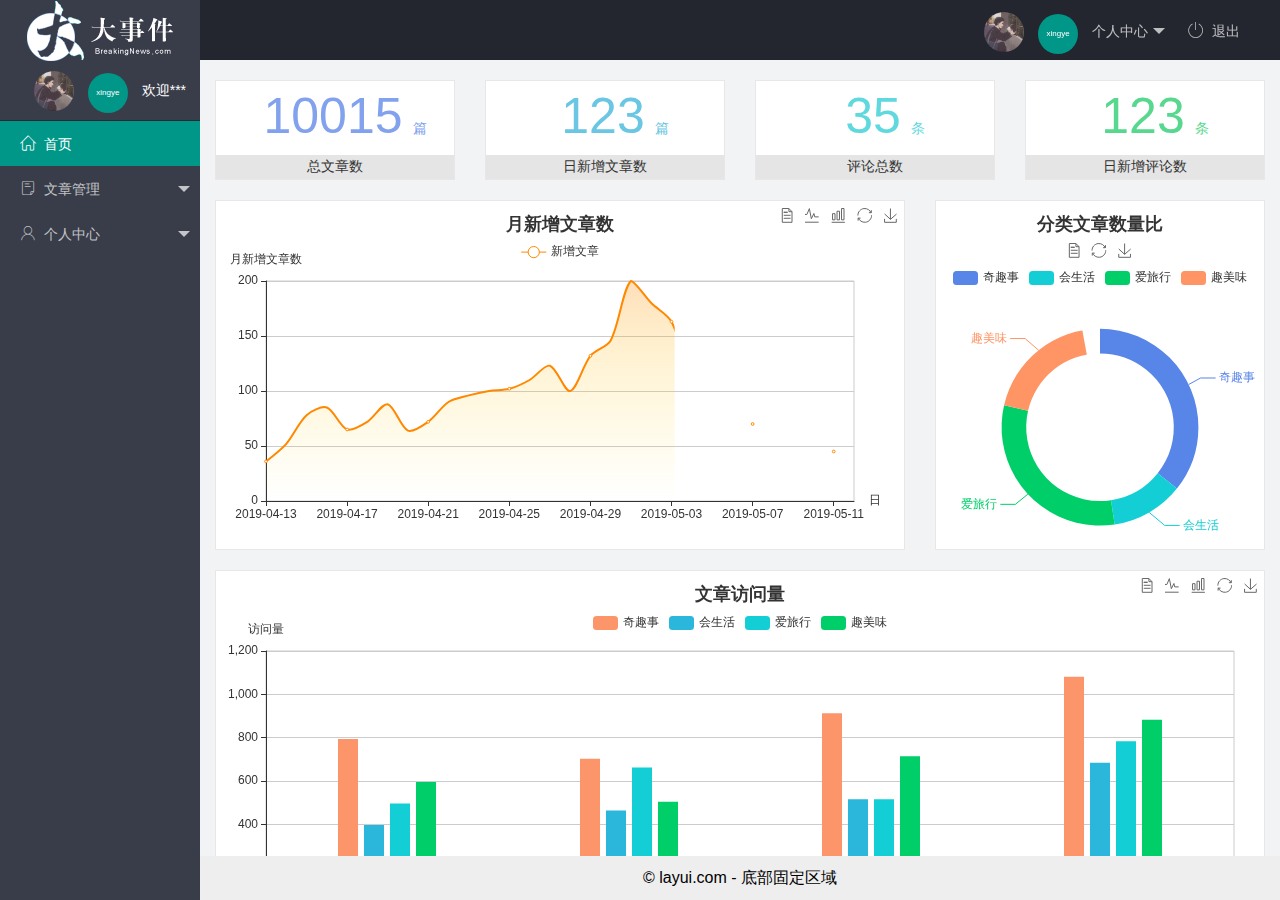
<file: index.html>
<!DOCTYPE html>
<html lang="en">

<head>
  <meta charset="UTF-8">
  <meta name="viewport" content="width=device-width, initial-scale=1.0">
  <title>后台主页</title>
  <!-- 导入layui的样式表 -->
  <link rel="stylesheet" href="./assets/lib/layui/css/layui.css">
  <!-- 导入第三方图标库 -->
  <link rel="stylesheet" href="./assets/fonts/iconfont.css">
  <!-- 导入自己的样式表 -->
  <link rel="stylesheet" href="./assets/css/index.css">
</head>

<body>
  <div class="layui-layout layui-layout-admin">
    <div class="layui-header">
      <div class="layui-logo layui-hide-xs layui-bg-black">
        <img src="./assets/images/logo.png">
      </div>
      <!-- 头部区域（可配合layui 已有的水平导航） -->
      <ul class="layui-nav layui-layout-right">
        <li class="layui-nav-item layui-hide layui-show-md-inline-block">
          <a href="javascript:;" class="userinfo">
            <img src="./assets/images/xingye.jpg" class="layui-nav-img">
            <span class="text-avatar">xingye</span>
            个人中心
          </a>
          <dl class="layui-nav-child">
            <dd><a href="/user/user_info.html" target="fm">基本资料</a></dd>
            <dd><a href="/user/user_avatar.html" target="fm">跟换头像</a></dd>
            <dd><a href="/user/user_pwd.html" target="fm">重置密码</a></dd>
          </dl>
        </li>
        <li class="layui-nav-item" lay-header-event="menuRight" lay-unselect>
          <a href="javascript:; id=btnLogout">
            <span class="iconfont icon-tuichu"></span>退出</i>
          </a>
        </li>
      </ul>
    </div>

    <div class="layui-side layui-bg-black">
      <div class="layui-side-scroll">
        <div class="userinfo">
          <img src="./assets/images/xingye.jpg" class="layui-nav-img">
          <span class="text-avatar">xingye</span>
          <span id="welcome">欢迎***</span>
        </div>
        <!-- 左侧导航区域（可配合layui已有的垂直导航） -->
        <ul class="layui-nav layui-nav-tree" lay-shrink="all">
          <li class="layui-nav-item layui-this"><a href="./home/dashboard.html" target="fm"><span
                class="iconfont icon-home"></span>首页</a></li>
          <li class="layui-nav-item">
            <a class="" href="javascript:;"><span class="iconfont icon-16"></span>文章管理</a>
            <dl class="layui-nav-child">
              <dd><a href="/article/art_cate.html" target="fm"><i class="layui-icon layui-icon-app"></i>文章类别</a></dd>
              <dd><a href="/article/art_list.html" target="fm"><i class="layui-icon layui-icon-app"></i>文章列表</a></dd>
              <dd><a href="/article/art_pub.html" target="fm"><i class="layui-icon layui-icon-app"></i>发布文章</a></dd>
            </dl>
          </li>
          <li class="layui-nav-item">
            <a href="javascript:;"><span class="iconfont icon-user"></span>个人中心</a>
            <dl class="layui-nav-child">
              <dd><a href="/user/user_info.html" target="fm"><i class="layui-icon layui-icon-app"></i>基本资料</a></dd>
              <dd><a href="/user/user_avatar.html" target="fm"><i class="layui-icon layui-icon-app"></i>更换头像</a></dd>
              <dd><a href="/user/user_pwd.html" target="fm"><i class="layui-icon layui-icon-app"></i>重置密码</a></dd>
            </dl>
          </li>
        </ul>
      </div>
    </div>

    <div class="layui-body">
      <!-- 内容主体区域 -->
      <iframe name="fm" src="./home/dashboard.html" frameborder="0"></iframe>
    </div>

    <div class="layui-footer">
      <!-- 底部固定区域 -->
      © layui.com - 底部固定区域
    </div>
  </div>
  <!-- 导入layui 的js文件-->
  <script src="./assets/lib/layui/layui.all.js"></script>
  <!-- 导入jQuery -->
  <script src="./assets/lib/jquery.js"></script>
  <!-- 导入导入自己封装的 baseAPI -->
  <script src="./assets/js/baseAPI.js"></script>
  <!-- 导入自己的js文件 -->
  <script src="./assets/js/index.js"></script>
</body>

</html>
</file>
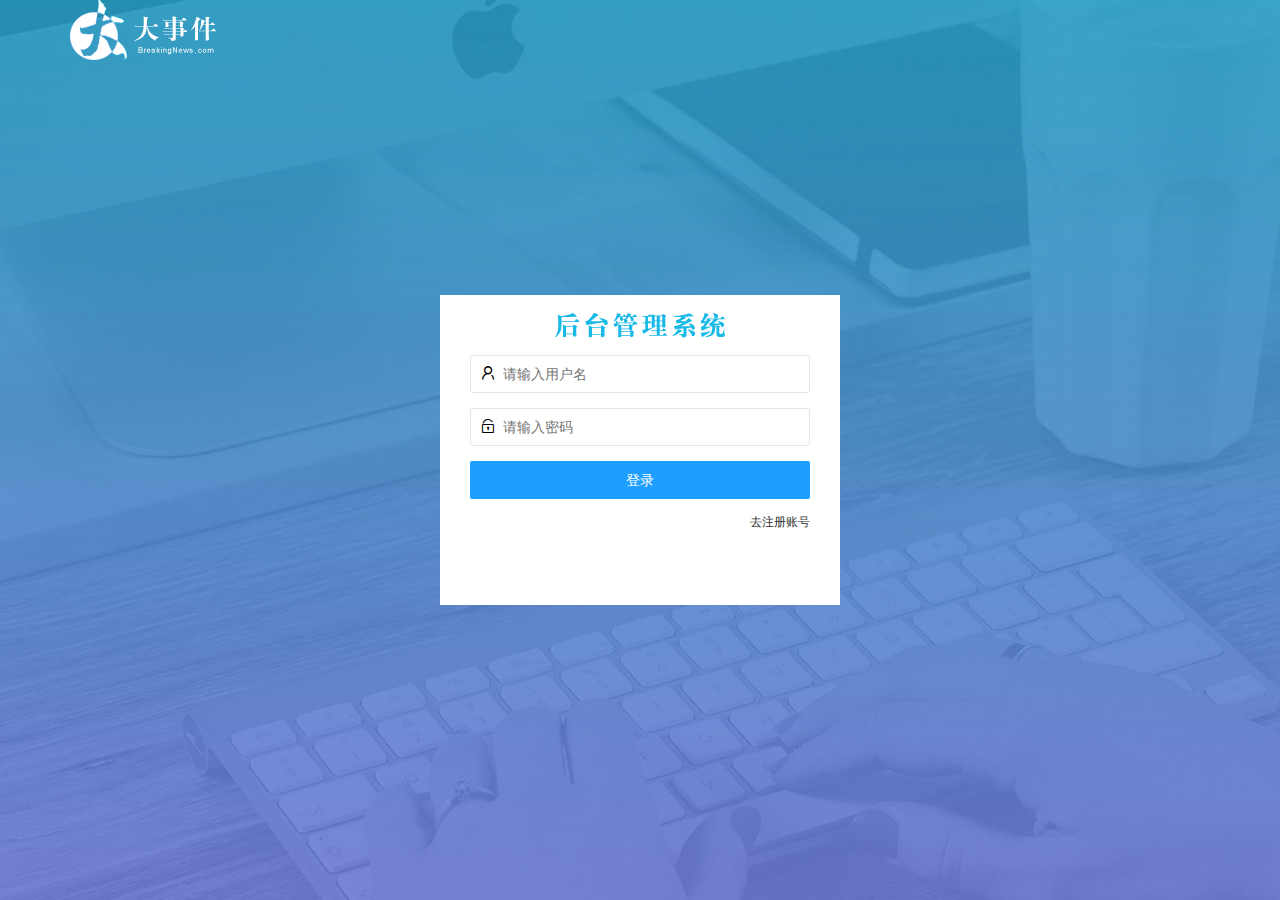
<file: login.html>
<!DOCTYPE html>
<html lang="en">

<head>
  <meta charset="UTF-8">
  <meta name="viewport" content="width=device-width, initial-scale=1.0">
  <title>大事件-登录/注册</title>
  <!-- 导入自己的样式表 -->
  <link rel="stylesheet" href="./assets/css/login.css">
  <!-- 导入layui样式表 -->
  <link rel="stylesheet" href="./assets/lib/layui/css/layui.css">
</head>

<body>
  <!-- 头部的logo区域 -->
  <div class="layui-main">
    <img src="./assets/images/logo.png" alt="">
  </div>


  <!-- 登录注册区域 -->
  <div class="loginAndRegBox">
    <div class="title-box"></div>
    <!-- 登陆的div -->
    <div class="login-box">
      <!-- 登录的表单 -->
      <form class="layui-form" id="form_login">
        <!-- 用户名 -->
        <div class="layui-form-item">
          <i class="layui-icon layui-icon-username"></i>
          <input type="text" name="username" lay-verify="required" placeholder="请输入用户名" autocomplete="off"
            class="layui-input">
        </div>
        <!-- 密码 -->
        <div class="layui-form-item">
          <i class="layui-icon layui-icon-password"></i>
          <input type="password" name="password" lay-verify="required|pwd" placeholder="请输入密码" autocomplete="off"
            class="layui-input">
        </div>
        <!-- 登录按钮 -->
        <div class="layui-form-item">
          <!--注意： 表单提交按钮和普通按钮的区别就是lay-sumbit 属性  -->
          <button class="layui-btn layui-btn-fluid layui-btn-normal" lay-submit>登录</button>
        </div>
        <div class="layui-form-item links">
          <a href="javascript:;" id="link_reg">去注册账号</a>
        </div>
      </form>
    </div>
    <!-- 注册的div -->
    <div class="reg-box">
      <!-- 注册的表单 -->
      <form class="layui-form" id="form_reg">
        <!-- 用户名 -->
        <div class="layui-form-item">
          <i class="layui-icon layui-icon-username"></i>
          <input type="text" name="username" lay-verify="required" placeholder="请输入用户名" autocomplete="off"
            class="layui-input" id="un">
        </div>
        <!-- 密码 -->
        <div class="layui-form-item">
          <i class="layui-icon layui-icon-password"></i>
          <input type="password" name="password" lay-verify="required|pwd" placeholder="请输入密码" autocomplete="off"
            class="layui-input" id="pwd">
        </div>
        <!-- 密码确认框 -->
        <div class="layui-form-item">
          <i class="layui-icon layui-icon-password"></i>
          <input type="password" name="repassword" lay-verify="required|pwd|repwd" placeholder="再次确认密码"
            autocomplete="off" class="layui-input">
        </div>
        <!-- 注册按钮 -->
        <div class="layui-form-item">
          <!--注意： 表单提交按钮和普通按钮的区别就是lay-sumbit 属性  -->
          <button class="layui-btn layui-btn-fluid layui-btn-normal" lay-submit>注册</button>
        </div>
        <div class="layui-form-item links">
          <a href="javascript:;" id="link_login">去登录账号</a>
        </div>
      </form>
    </div>
  </div>



  <!-- 导入Layui的js文件 -->
  <script src="./assets/lib/layui/layui.all.js"></script>
  <!-- 导入JQuery -->
  <script src="./assets/lib/jquery.js"></script>
  <!-- 导入自己封装的baseAPI.js -->
  <script src="./assets/js/baseAPI.js"></script>
  <!-- 导入自己的Javascript脚本 -->
  <script src="./assets/js/login.js"></script>
</body>

</html>
</file>
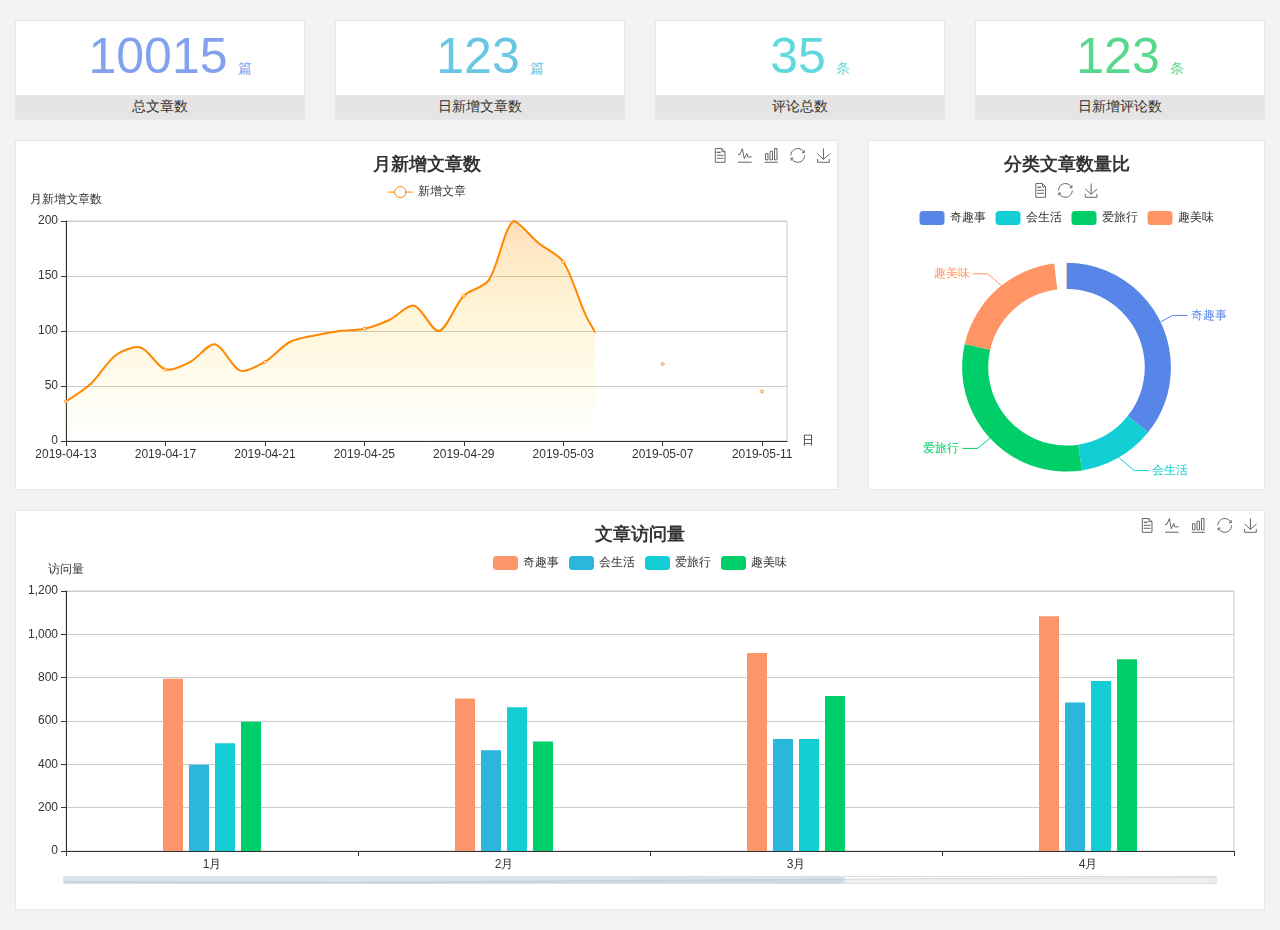
<file: home/dashboard.html>
<!DOCTYPE html>
<html lang="en">

<head>
  <meta charset="UTF-8">
  <meta name="viewport" content="width=device-width, initial-scale=1.0">
  <meta http-equiv="X-UA-Compatible" content="ie=edge">
  <title>图表统计</title>
  <link rel="stylesheet" href="../../assets/lib/bootstrap.css" />
  <link rel="stylesheet" href="../../assets/lib/main.css" />
  <script src="../../assets/lib/jquery.js"></script>
  <script type="text/javascript" src="../../assets/lib/echarts.min.js"></script>
</head>

<body>
  <div class="container-fluid">
    <div class="row spannel_list">
      <div class="col-sm-3 col-xs-6">
        <div class="spannel">
          <em>10015</em><span>篇</span>
          <b>总文章数</b>
        </div>
      </div>
      <div class="col-sm-3 col-xs-6">
        <div class="spannel scolor01">
          <em>123</em><span>篇</span>
          <b>日新增文章数</b>
        </div>
      </div>
      <div class="col-sm-3 col-xs-6">
        <div class="spannel scolor02">
          <em>35</em><span>条</span>
          <b>评论总数</b>
        </div>
      </div>
      <div class="col-sm-3 col-xs-6">
        <div class="spannel scolor03">
          <em>123</em><span>条</span>
          <b>日新增评论数</b>
        </div>
      </div>
    </div>
  </div>

  <div class="container-fluid">
    <div class="row curve-pie">
      <div class="col-lg-8 col-md-8">
        <div class="gragh_pannel" id="curve_show"></div>
      </div>
      <div class="col-lg-4 col-md-4">
        <div class="gragh_pannel" id="pie_show"></div>
      </div>
    </div>
  </div>

  <div class="container-fluid">
    <div class="column_pannel" id="column_show"></div>
  </div>

  <script>
    var oChart = echarts.init(document.getElementById('curve_show'));
    var aList_all = [
      { 'count': 36, 'date': '2019-04-13' },
      { 'count': 52, 'date': '2019-04-14' },
      { 'count': 78, 'date': '2019-04-15' },
      { 'count': 85, 'date': '2019-04-16' },
      { 'count': 65, 'date': '2019-04-17' },
      { 'count': 72, 'date': '2019-04-18' },
      { 'count': 88, 'date': '2019-04-19' },
      { 'count': 64, 'date': '2019-04-20' },
      { 'count': 72, 'date': '2019-04-21' },
      { 'count': 90, 'date': '2019-04-22' },
      { 'count': 96, 'date': '2019-04-23' },
      { 'count': 100, 'date': '2019-04-24' },
      { 'count': 102, 'date': '2019-04-25' },
      { 'count': 110, 'date': '2019-04-26' },
      { 'count': 123, 'date': '2019-04-27' },
      { 'count': 100, 'date': '2019-04-28' },
      { 'count': 132, 'date': '2019-04-29' },
      { 'count': 146, 'date': '2019-04-30' },
      { 'count': 200, 'date': '2019-05-01' },
      { 'count': 180, 'date': '2019-05-02' },
      { 'count': 163, 'date': '2019-05-03' },
      { 'count': 110, 'date': '2019-05-04' },
      { 'count': 80, 'date': '2019-05-05' },
      { 'count': 82, 'date': '2019-05-06' },
      { 'count': 70, 'date': '2019-05-07' },
      { 'count': 65, 'date': '2019-05-08' },
      { 'count': 54, 'date': '2019-05-09' },
      { 'count': 40, 'date': '2019-05-10' },
      { 'count': 45, 'date': '2019-05-11' },
      { 'count': 38, 'date': '2019-05-12' },
    ];

    let aCount = [];
    let aDate = [];

    for (var i = 0; i < aList_all.length; i++) {
      aCount.push(aList_all[i].count);
      aDate.push(aList_all[i].date);
    }

    var chartopt = {
      title: {
        text: '月新增文章数',
        left: 'center',
        top: '10'
      },
      tooltip: {
        trigger: 'axis'
      },
      legend: {
        data: ['新增文章'],
        top: '40'
      },
      toolbox: {
        show: true,
        feature: {
          mark: { show: true },
          dataView: { show: true, readOnly: false },
          magicType: { show: true, type: ['line', 'bar'] },
          restore: { show: true },
          saveAsImage: { show: true }
        }
      },
      calculable: true,
      xAxis: [
        {
          name: '日',
          type: 'category',
          boundaryGap: false,
          data: aDate
        }
      ],
      yAxis: [
        {
          name: '月新增文章数',
          type: 'value'
        }
      ],
      series: [
        {
          name: '新增文章',
          type: 'line',
          smooth: true,
          itemStyle: { normal: { areaStyle: { type: 'default' }, color: '#f80' }, lineStyle: { color: '#f80' } },
          data: aCount
        }],
      areaStyle: {
        normal: {
          color: new echarts.graphic.LinearGradient(0, 0, 0, 1, [{
            offset: 0,
            color: 'rgba(255,136,0,0.39)'
          }, {
            offset: .34,
            color: 'rgba(255,180,0,0.25)'
          }, {
            offset: 1,
            color: 'rgba(255,222,0,0.00)'
          }])

        }
      },
      grid: {
        show: true,
        x: 50,
        x2: 50,
        y: 80,
        height: 220
      }
    };

    oChart.setOption(chartopt);


    var oPie = echarts.init(document.getElementById('pie_show'));
    var oPieopt =
    {
      title: {
        top: 10,
        text: '分类文章数量比',
        x: 'center'
      },
      tooltip: {
        trigger: 'item',
        formatter: "{a} <br/>{b} : {c} ({d}%)"
      },
      color: ['#5885e8', '#13cfd5', '#00ce68', '#ff9565'],
      legend: {
        x: 'center',
        top: 65,
        data: ['奇趣事', '会生活', '爱旅行', '趣美味']
      },
      toolbox: {
        show: true,
        x: 'center',
        top: 35,
        feature: {
          mark: { show: true },
          dataView: { show: true, readOnly: false },
          magicType: {
            show: true,
            type: ['pie', 'funnel'],
            option: {
              funnel: {
                x: '25%',
                width: '50%',
                funnelAlign: 'left',
                max: 1548
              }
            }
          },
          restore: { show: true },
          saveAsImage: { show: true }
        }
      },
      calculable: true,
      series: [
        {
          name: '访问来源',
          type: 'pie',
          radius: ['45%', '60%'],
          center: ['50%', '65%'],
          data: [
            { value: 300, name: '奇趣事' },
            { value: 100, name: '会生活' },
            { value: 260, name: '爱旅行' },
            { value: 180, name: '趣美味' }
          ]
        }
      ]
    };
    oPie.setOption(oPieopt);



    var oColumn = this.echarts.init(document.getElementById('column_show'));
    var oColumnopt =
    {
      title: {
        text: '文章访问量',
        left: 'center',
        top: '10'
      },
      tooltip: {
        trigger: 'axis'
      },
      legend: {
        data: ['奇趣事', '会生活', '爱旅行', '趣美味'],
        top: '40'
      },
      toolbox: {
        show: true,
        feature: {
          mark: { show: true },
          dataView: { show: true, readOnly: false },
          magicType: { show: true, type: ['line', 'bar'] },
          restore: { show: true },
          saveAsImage: { show: true }
        }
      },
      calculable: true,
      xAxis: [
        {
          type: 'category',
          data: ['1月', '2月', '3月', '4月', '5月']
        }
      ],
      yAxis: [
        {
          name: '访问量',
          type: 'value'
        }
      ],
      series: [
        {
          name: '奇趣事',
          type: 'bar',
          barWidth: 20,
          itemStyle: {
            normal: { areaStyle: { type: 'default' }, color: '#fd956a' }
          },
          data: [800, 708, 920, 1090, 1200]
        },
        {
          name: '会生活',
          type: 'bar',
          barWidth: 20,
          itemStyle: {
            normal: { areaStyle: { type: 'default' }, color: '#2bb6db' }
          },
          data: [400, 468, 520, 690, 800]
        },
        {
          name: '爱旅行',
          type: 'bar',
          barWidth: 20,
          itemStyle: {
            normal: { areaStyle: { type: 'default' }, color: '#13cfd5' }
          },
          data: [500, 668, 520, 790, 900]
        },
        {
          name: '趣美味',
          type: 'bar',
          barWidth: 20,
          itemStyle: {
            normal: { areaStyle: { type: 'default' }, color: '#00ce68' }
          },
          data: [600, 508, 720, 890, 1000]
        }
      ],
      grid: {
        show: true,
        x: 50,
        x2: 30,
        y: 80,
        height: 260
      },
      dataZoom: [//给x轴设置滚动条
        {
          start: 0,//默认为0
          end: 100 - 1000 / 31,//默认为100
          type: 'slider',
          show: true,
          xAxisIndex: [0],
          handleSize: 0,//滑动条的 左右2个滑动条的大小
          height: 8,//组件高度
          left: 45, //左边的距离
          right: 50,//右边的距离
          bottom: 26,//右边的距离
          handleColor: '#ddd',//h滑动图标的颜色
          handleStyle: {
            borderColor: "#cacaca",
            borderWidth: "1",
            shadowBlur: 2,
            background: "#ddd",
            shadowColor: "#ddd",
          }
        }]
    };
    oColumn.setOption(oColumnopt);
  </script>
</body>

</html>
</file>
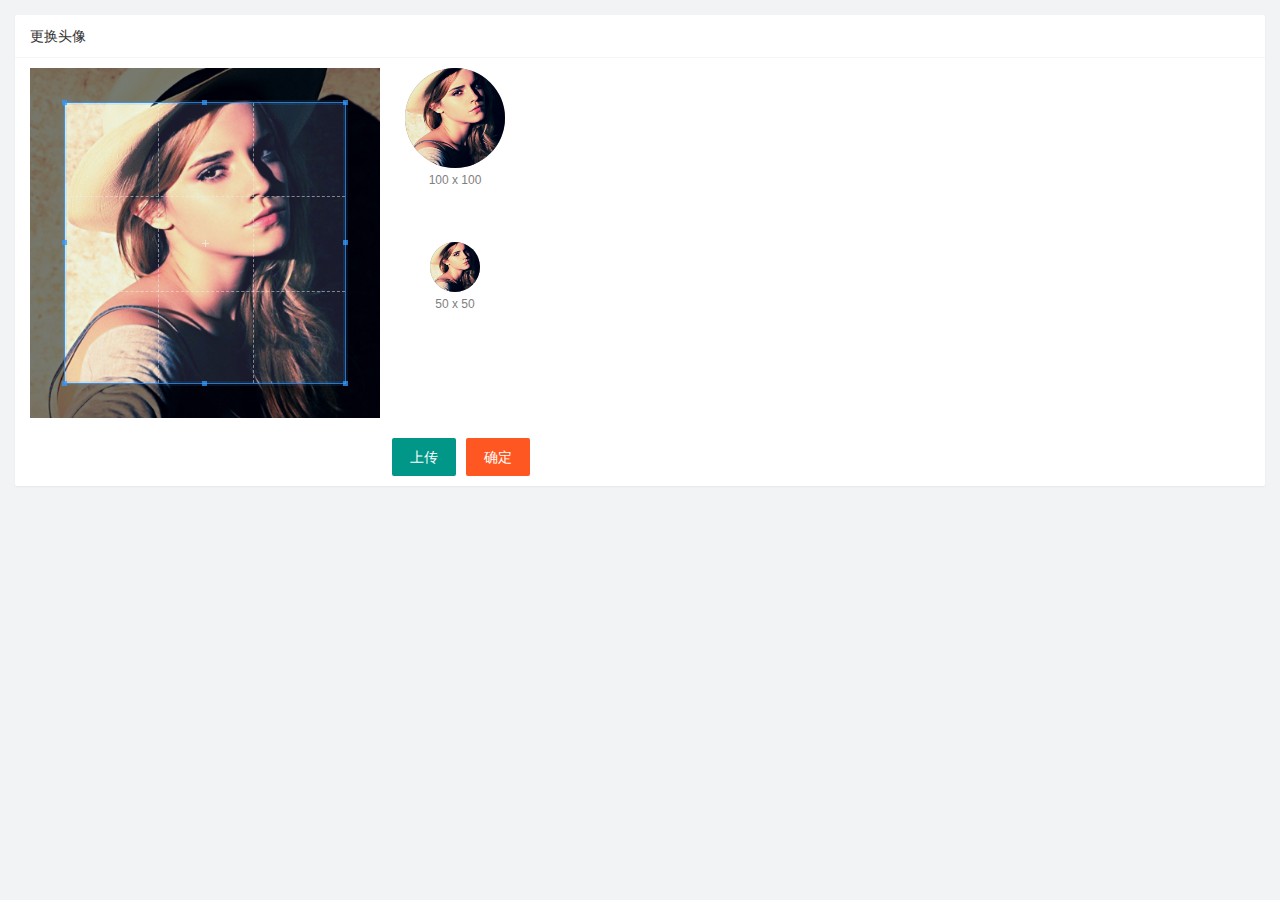
<file: user/user_avatar.html>
<!DOCTYPE html>
<html lang="en">

<head>
  <meta charset="UTF-8">
  <meta name="viewport" content="width=device-width, initial-scale=1.0">
  <title>Document</title>
  <!-- 导入layui的样式 -->
  <link rel="stylesheet" href="/assets/lib/layui/css/layui.css">
  <!-- 导入cropper样式 -->
  <link rel="stylesheet" href="/assets/lib/cropper/cropper.css">
  <!-- 导入自己的样式 -->
  <link rel="stylesheet" href="/assets/css/user/user_avatar.css">
</head>

<body>
  <!-- 卡片区域 -->
  <div class="layui-card">
    <div class="layui-card-header">更换头像</div>
    <div class="layui-card-body">
      <!-- 第一行的图片裁剪和预览区域 -->
      <div class="row1">
        <!-- 图片裁剪区域 -->
        <div class="cropper-box">
          <!-- 这个 img 标签很重要，将来会把它初始化为裁剪区域 -->
          <img id="image" src="/assets/images/sample.jpg" />
        </div>
        <!-- 图片的预览区域 -->
        <div class="preview-box">
          <div>
            <!-- 宽高为 100px 的预览区域 -->
            <div class="img-preview w100"></div>
            <p class="size">100 x 100</p>
          </div>
          <div>
            <!-- 宽高为 50px 的预览区域 -->
            <div class="img-preview w50"></div>
            <p class="size">50 x 50</p>
          </div>
        </div>
      </div>

      <!-- 第二行的按钮区域 -->
      <div class="row2">
        <!-- 通过accept可以指定用户上传的文件类型 -->
        <input type="file" id="file" accept="image/png,image/jpeg">
        <button type="button" class="layui-btn" id="btnChooseImage">上传</button>
        <button type="button" class="layui-btn layui-btn-danger" id="btnUpload">确定</button>
      </div>
    </div>
  </div>

</body>
<!-- 导入layui的js -->
<script src="/assets/lib/layui/layui.all.js"></script>
<!-- 导入jQuery -->
<script src="/assets/lib/jquery.js"></script>
<!-- 导入导入自己封装的 baseAPI -->
<script src="/assets/js/baseAPI.js"></script>
<!-- 导入cropper的js -->
<script src="/assets/lib/cropper/Cropper.js"></script>
<script src="/assets/lib/cropper/jquery-cropper.js"></script>
<!-- 导入自己的js -->
<script src="/assets/js/user/user_avatar.js"></script>

</html>
</file>
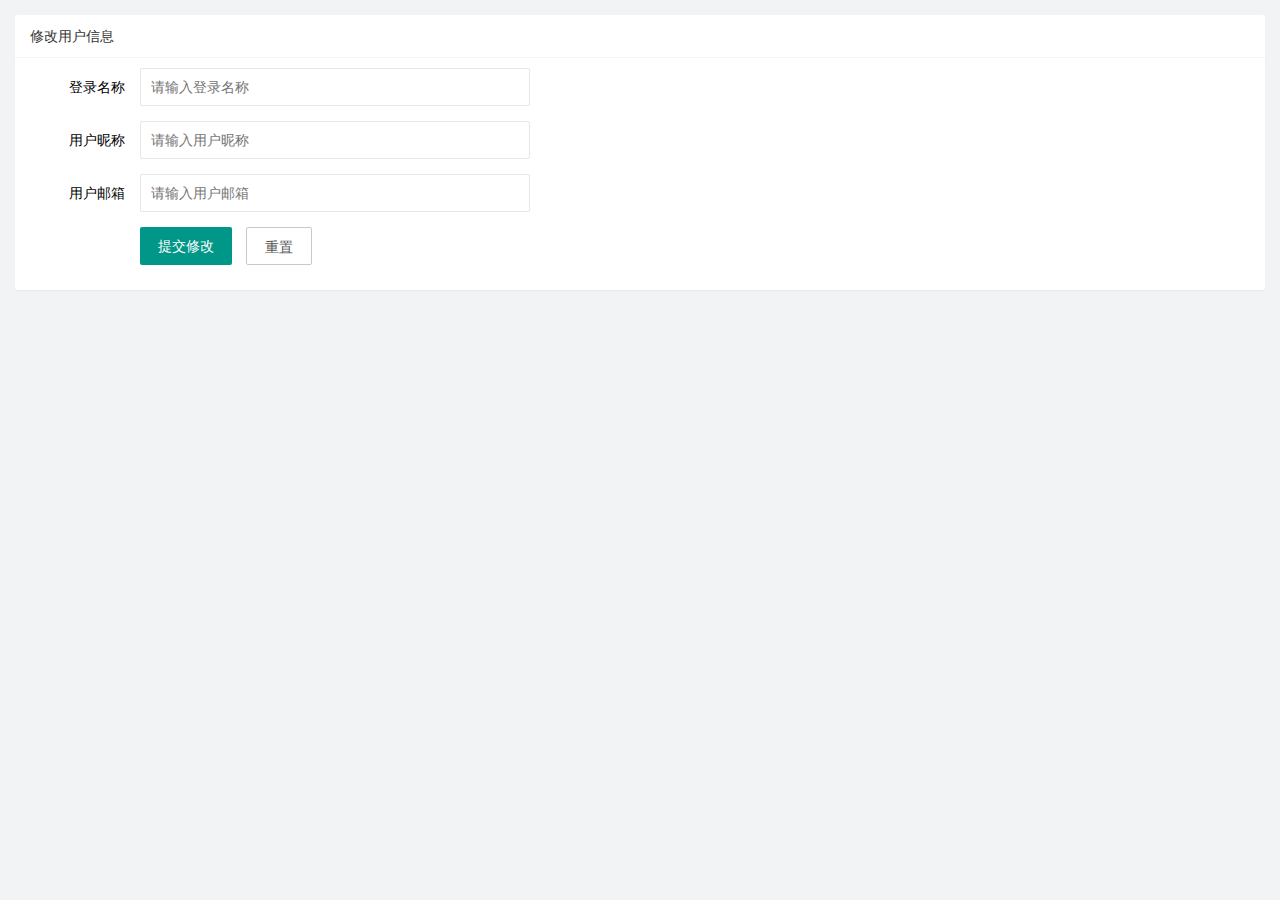
<file: user/user_info.html>
<!DOCTYPE html>
<html lang="en">

<head>
  <meta charset="UTF-8">
  <meta name="viewport" content="width=device-width, initial-scale=1.0">
  <title>Document</title>
  <!-- 导入layui的样式 -->
  <link rel="stylesheet" href="/assets/lib/layui/css/layui.css">
  <!-- 导入自己的样式 -->
  <link rel="stylesheet" href="/assets/css/user/user_info.css">
</head>

<body>
  <!-- 卡片区域 -->
  <div class="layui-card">
    <div class="layui-card-header">修改用户信息</div>
    <div class="layui-card-body">
      <!-- form表单区域 -->
      <form class="layui-form" lay-filter="formUserInfo">
        <!-- 这是隐藏域 -->
        <input type="hidden" name="id" value="">
        <div class="layui-form-item">
          <label class="layui-form-label">登录名称</label>
          <div class="layui-input-block">
            <input type="text" name="username" required lay-verify="required" placeholder="请输入登录名称" autocomplete="off"
              class="layui-input" readonly>
          </div>
        </div>
        <div class="layui-form-item">
          <label class="layui-form-label">用户昵称</label>
          <div class="layui-input-block">
            <input type="text" name="nickname" required lay-verify="required | nickname" placeholder="请输入用户昵称"
              autocomplete="off" class="layui-input">
          </div>
        </div>
        <div class="layui-form-item">
          <label class="layui-form-label">用户邮箱</label>
          <div class="layui-input-block">
            <input type="text" name="email" required lay-verify="required | email" placeholder="请输入用户邮箱"
              autocomplete="off" class="layui-input">
          </div>
        </div>
        <div class="layui-form-item">
          <div class="layui-input-block">
            <button class="layui-btn" lay-submit lay-filter="formDemo">提交修改</button>
            <button type="reset" class="layui-btn layui-btn-primary" id="btnReset">重置</button>
          </div>
        </div>
      </form>
    </div>
  </div>



  <!-- 导入layui的js -->
  <script src="/assets/lib/layui/layui.all.js"></script>
  <!-- 导入jQuery -->
  <script src="/assets/lib/jquery.js"></script>
  <!-- 导入导入自己封装的 baseAPI -->
  <script src="/assets/js/baseAPI.js"></script>
  <!-- 导入自己的js -->
  <script src="/assets/js/user/user_info.js"></script>
</body>

</html>
</file>
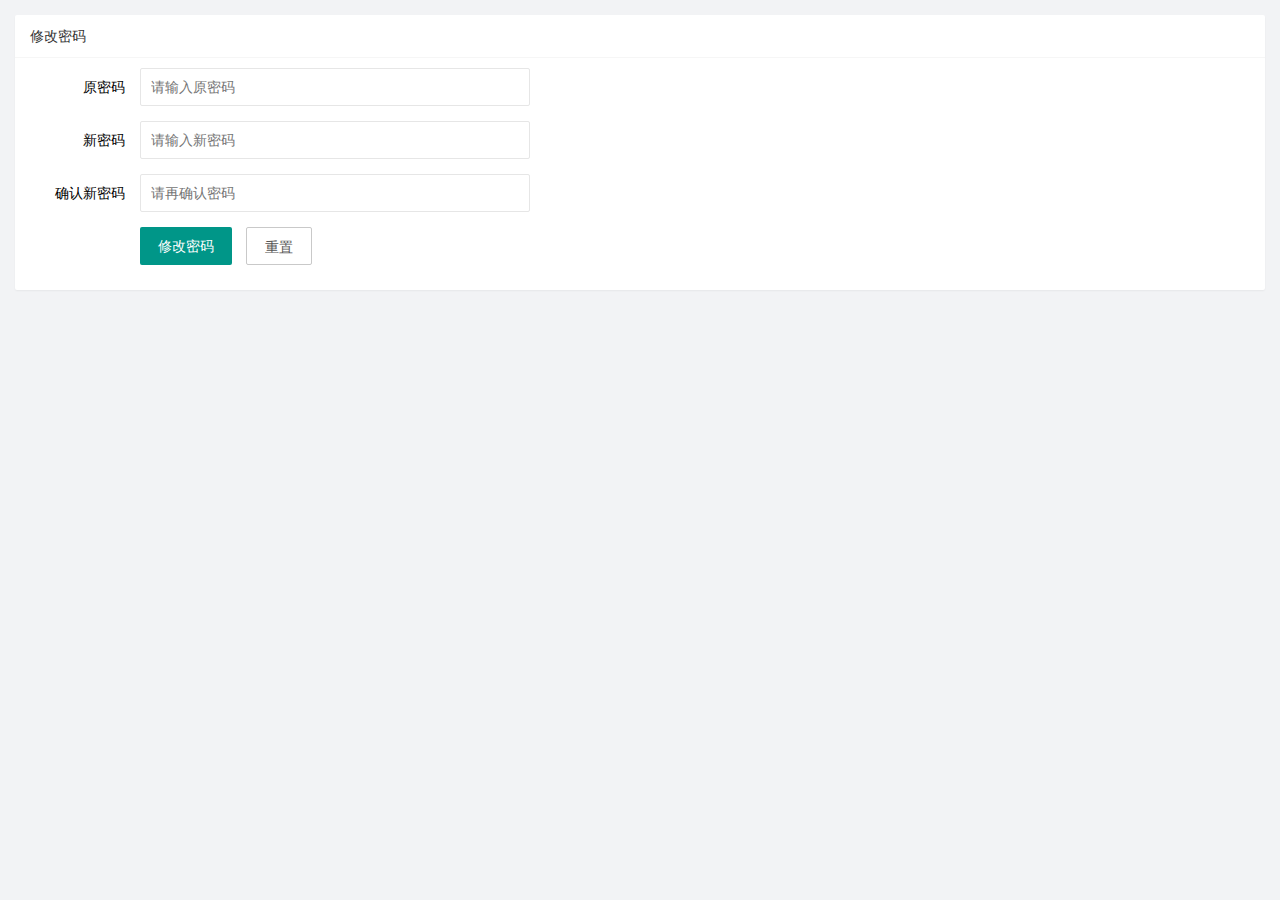
<file: user/user_pwd.html>
<!DOCTYPE html>
<html lang="en">

<head>
  <meta charset="UTF-8">
  <meta name="viewport" content="width=device-width, initial-scale=1.0">
  <title>Document</title>
  <link rel="stylesheet" href="/assets/lib/layui/css/layui.css">
  <link rel="stylesheet" href="/assets/css/user/user_pwd.css">
</head>

<body>
  <!-- 卡片区域 -->
  <div class="layui-card">
    <div class="layui-card-header">修改密码</div>
    <div class="layui-card-body">
      <form class="layui-form" action="">
        <div class="layui-form-item">
          <label class="layui-form-label">原密码</label>
          <div class="layui-input-block">
            <input type="password" name="oldPwd" required|pwd lay-verify="required" placeholder="请输入原密码"
              autocomplete="off" class="layui-input">
          </div>
        </div>
        <div class="layui-form-item">
          <label class="layui-form-label">新密码</label>
          <div class="layui-input-block">
            <input type="password" name="newPwd" required|pwd|samePwd lay-verify="required" placeholder="请输入新密码"
              autocomplete="off" class="layui-input">
          </div>
        </div>
        <div class="layui-form-item">
          <label class="layui-form-label">确认新密码</label>
          <div class="layui-input-block">
            <input type="password" name="rePwd" required|pwd|samePwd lay-verify="required" placeholder="请再确认密码"
              autocomplete="off" class="layui-input">
          </div>
        </div>
        <div class="layui-form-item">
          <div class="layui-input-block">
            <button class="layui-btn" lay-submit lay-filter="formDemo">修改密码</button>
            <button type="reset" class="layui-btn layui-btn-primary">重置</button>
          </div>
        </div>
      </form>
    </div>
  </div>




  <!-- 导入layui 的js文件-->
  <script src="/assets/lib/layui/layui.all.js"></script>
  <!-- 导入jQuery -->
  <script src="/assets/lib/jquery.js"></script>
  <!-- 导入导入自己封装的 baseAPI -->
  <script src="/assets/js/baseAPI.js"></script>
  <!-- 导入自己的js文件 -->
  <script src="/assets/js/user/user_pwd.js"></script>
</body>

</html>
</file>
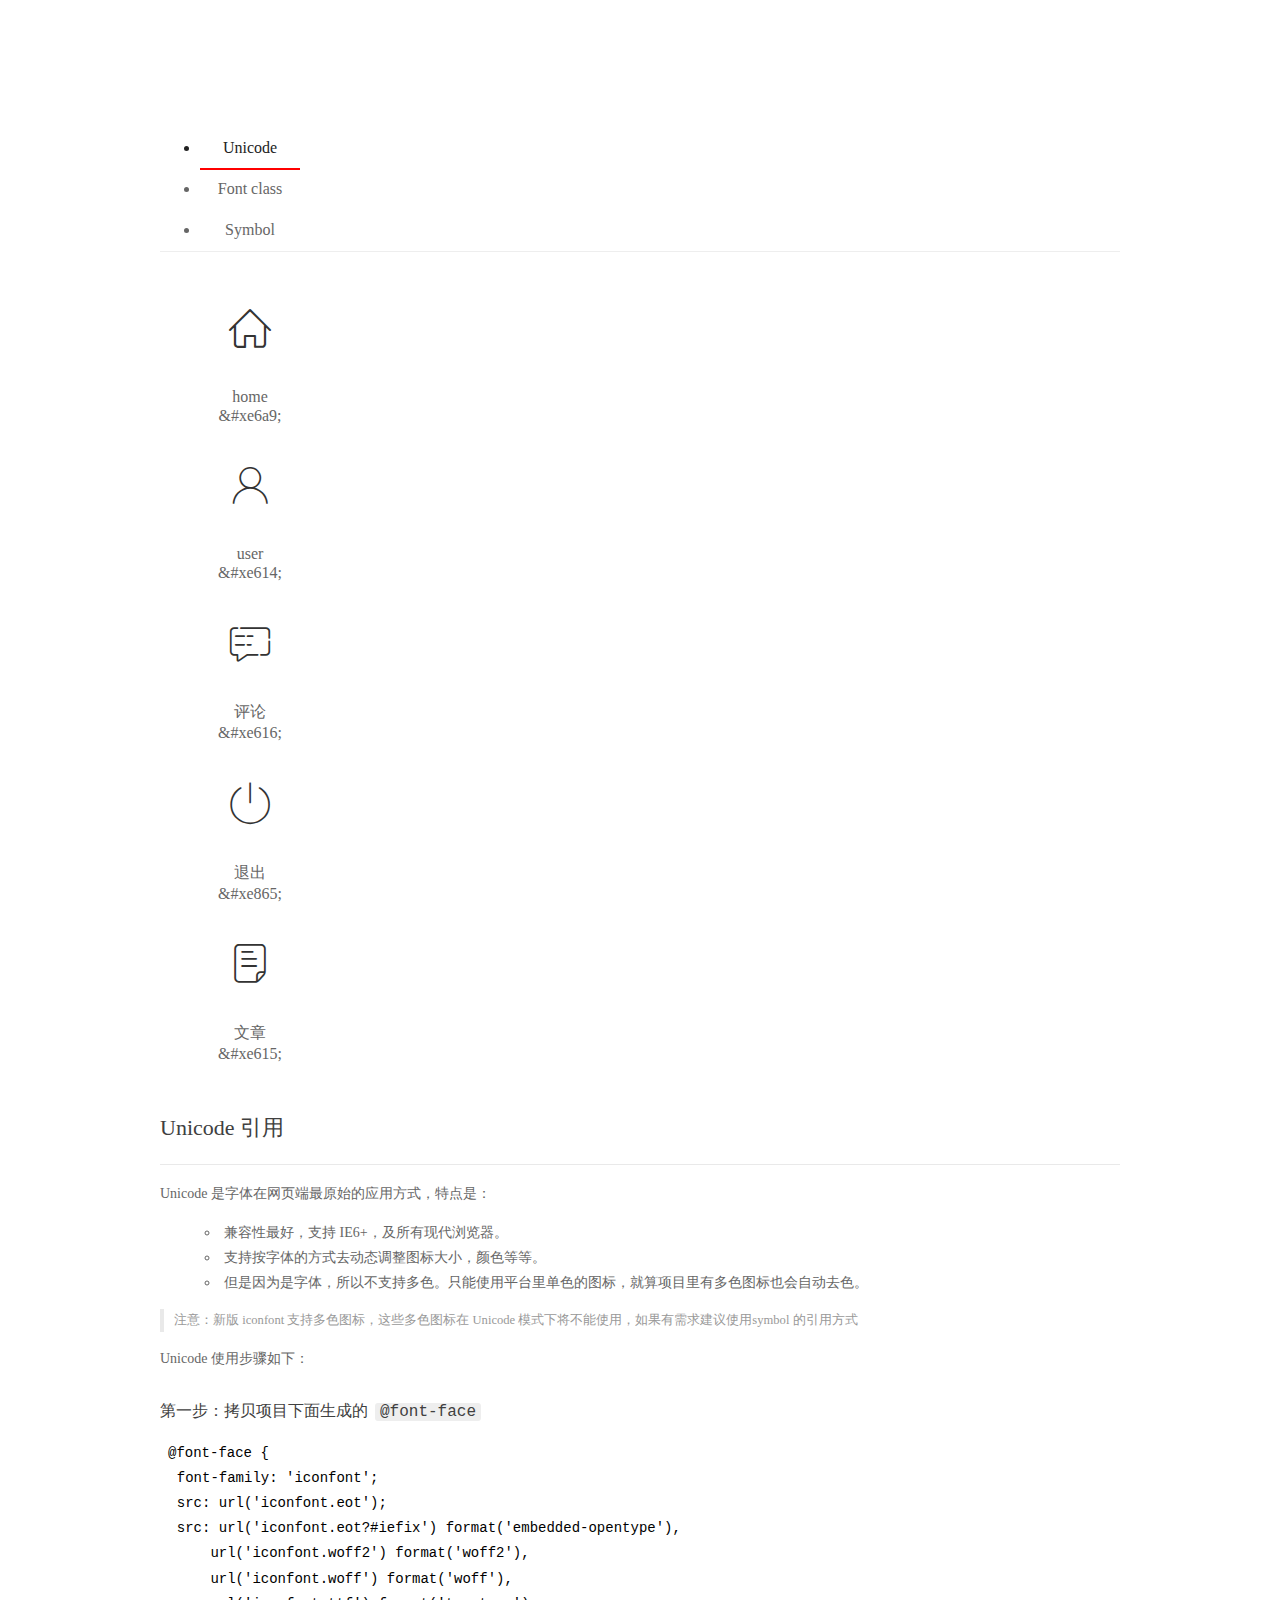
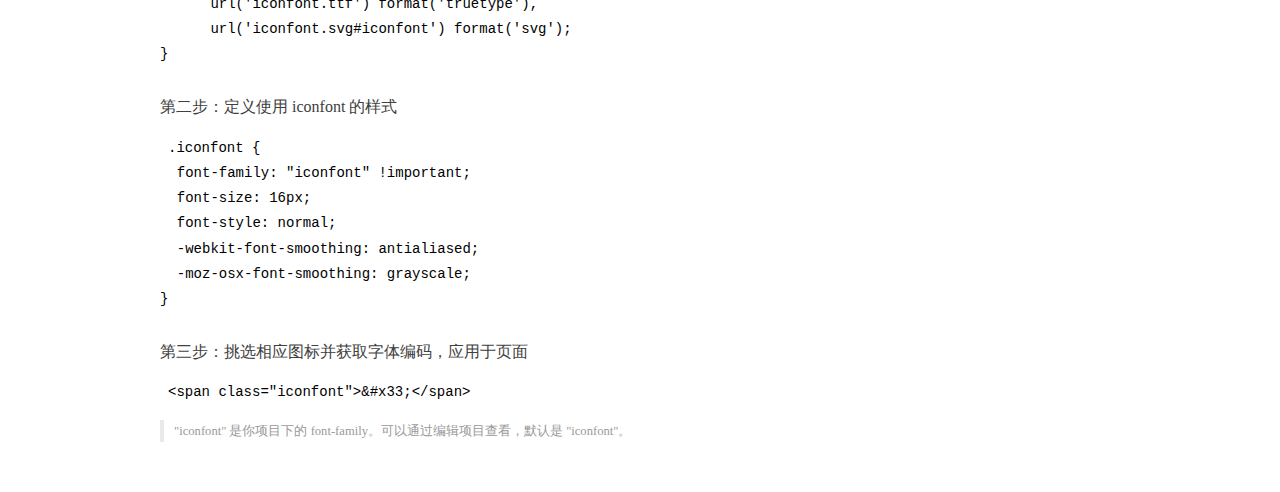
<file: assets/fonts/demo_index.html>
<!DOCTYPE html>
<html>
<head>
  <meta charset="utf-8"/>
  <title>IconFont Demo</title>
  <link rel="shortcut icon" href="https://gtms04.alicdn.com/tps/i4/TB1_oz6GVXXXXaFXpXXJDFnIXXX-64-64.ico" type="image/x-icon"/>
  <link rel="stylesheet" href="https://g.alicdn.com/thx/cube/1.3.2/cube.min.css">
  <link rel="stylesheet" href="demo.css">
  <link rel="stylesheet" href="iconfont.css">
  <script src="iconfont.js"></script>
  <!-- jQuery -->
  <script src="https://a1.alicdn.com/oss/uploads/2018/12/26/7bfddb60-08e8-11e9-9b04-53e73bb6408b.js"></script>
  <!-- 代码高亮 -->
  <script src="https://a1.alicdn.com/oss/uploads/2018/12/26/a3f714d0-08e6-11e9-8a15-ebf944d7534c.js"></script>
</head>
<body>
  <div class="main">
    <h1 class="logo"><a href="https://www.iconfont.cn/" title="iconfont 首页" target="_blank">&#xe86b;</a></h1>
    <div class="nav-tabs">
      <ul id="tabs" class="dib-box">
        <li class="dib active"><span>Unicode</span></li>
        <li class="dib"><span>Font class</span></li>
        <li class="dib"><span>Symbol</span></li>
      </ul>
      
    </div>
    <div class="tab-container">
      <div class="content unicode" style="display: block;">
          <ul class="icon_lists dib-box">
          
            <li class="dib">
              <span class="icon iconfont">&#xe6a9;</span>
                <div class="name">home</div>
                <div class="code-name">&amp;#xe6a9;</div>
              </li>
          
            <li class="dib">
              <span class="icon iconfont">&#xe614;</span>
                <div class="name">user</div>
                <div class="code-name">&amp;#xe614;</div>
              </li>
          
            <li class="dib">
              <span class="icon iconfont">&#xe616;</span>
                <div class="name">评论</div>
                <div class="code-name">&amp;#xe616;</div>
              </li>
          
            <li class="dib">
              <span class="icon iconfont">&#xe865;</span>
                <div class="name">退出</div>
                <div class="code-name">&amp;#xe865;</div>
              </li>
          
            <li class="dib">
              <span class="icon iconfont">&#xe615;</span>
                <div class="name">文章</div>
                <div class="code-name">&amp;#xe615;</div>
              </li>
          
          </ul>
          <div class="article markdown">
          <h2 id="unicode-">Unicode 引用</h2>
          <hr>

          <p>Unicode 是字体在网页端最原始的应用方式，特点是：</p>
          <ul>
            <li>兼容性最好，支持 IE6+，及所有现代浏览器。</li>
            <li>支持按字体的方式去动态调整图标大小，颜色等等。</li>
            <li>但是因为是字体，所以不支持多色。只能使用平台里单色的图标，就算项目里有多色图标也会自动去色。</li>
          </ul>
          <blockquote>
            <p>注意：新版 iconfont 支持多色图标，这些多色图标在 Unicode 模式下将不能使用，如果有需求建议使用symbol 的引用方式</p>
          </blockquote>
          <p>Unicode 使用步骤如下：</p>
          <h3 id="-font-face">第一步：拷贝项目下面生成的 <code>@font-face</code></h3>
<pre><code class="language-css"
>@font-face {
  font-family: 'iconfont';
  src: url('iconfont.eot');
  src: url('iconfont.eot?#iefix') format('embedded-opentype'),
      url('iconfont.woff2') format('woff2'),
      url('iconfont.woff') format('woff'),
      url('iconfont.ttf') format('truetype'),
      url('iconfont.svg#iconfont') format('svg');
}
</code></pre>
          <h3 id="-iconfont-">第二步：定义使用 iconfont 的样式</h3>
<pre><code class="language-css"
>.iconfont {
  font-family: "iconfont" !important;
  font-size: 16px;
  font-style: normal;
  -webkit-font-smoothing: antialiased;
  -moz-osx-font-smoothing: grayscale;
}
</code></pre>
          <h3 id="-">第三步：挑选相应图标并获取字体编码，应用于页面</h3>
<pre>
<code class="language-html"
>&lt;span class="iconfont"&gt;&amp;#x33;&lt;/span&gt;
</code></pre>
          <blockquote>
            <p>"iconfont" 是你项目下的 font-family。可以通过编辑项目查看，默认是 "iconfont"。</p>
          </blockquote>
          </div>
      </div>
      <div class="content font-class">
        <ul class="icon_lists dib-box">
          
          <li class="dib">
            <span class="icon iconfont icon-home"></span>
            <div class="name">
              home
            </div>
            <div class="code-name">.icon-home
            </div>
          </li>
          
          <li class="dib">
            <span class="icon iconfont icon-user"></span>
            <div class="name">
              user
            </div>
            <div class="code-name">.icon-user
            </div>
          </li>
          
          <li class="dib">
            <span class="icon iconfont icon-pinglun"></span>
            <div class="name">
              评论
            </div>
            <div class="code-name">.icon-pinglun
            </div>
          </li>
          
          <li class="dib">
            <span class="icon iconfont icon-tuichu"></span>
            <div class="name">
              退出
            </div>
            <div class="code-name">.icon-tuichu
            </div>
          </li>
          
          <li class="dib">
            <span class="icon iconfont icon-16"></span>
            <div class="name">
              文章
            </div>
            <div class="code-name">.icon-16
            </div>
          </li>
          
        </ul>
        <div class="article markdown">
        <h2 id="font-class-">font-class 引用</h2>
        <hr>

        <p>font-class 是 Unicode 使用方式的一种变种，主要是解决 Unicode 书写不直观，语意不明确的问题。</p>
        <p>与 Unicode 使用方式相比，具有如下特点：</p>
        <ul>
          <li>兼容性良好，支持 IE8+，及所有现代浏览器。</li>
          <li>相比于 Unicode 语意明确，书写更直观。可以很容易分辨这个 icon 是什么。</li>
          <li>因为使用 class 来定义图标，所以当要替换图标时，只需要修改 class 里面的 Unicode 引用。</li>
          <li>不过因为本质上还是使用的字体，所以多色图标还是不支持的。</li>
        </ul>
        <p>使用步骤如下：</p>
        <h3 id="-fontclass-">第一步：引入项目下面生成的 fontclass 代码：</h3>
<pre><code class="language-html">&lt;link rel="stylesheet" href="./iconfont.css"&gt;
</code></pre>
        <h3 id="-">第二步：挑选相应图标并获取类名，应用于页面：</h3>
<pre><code class="language-html">&lt;span class="iconfont icon-xxx"&gt;&lt;/span&gt;
</code></pre>
        <blockquote>
          <p>"
            iconfont" 是你项目下的 font-family。可以通过编辑项目查看，默认是 "iconfont"。</p>
        </blockquote>
      </div>
      </div>
      <div class="content symbol">
          <ul class="icon_lists dib-box">
          
            <li class="dib">
                <svg class="icon svg-icon" aria-hidden="true">
                  <use xlink:href="#icon-home"></use>
                </svg>
                <div class="name">home</div>
                <div class="code-name">#icon-home</div>
            </li>
          
            <li class="dib">
                <svg class="icon svg-icon" aria-hidden="true">
                  <use xlink:href="#icon-user"></use>
                </svg>
                <div class="name">user</div>
                <div class="code-name">#icon-user</div>
            </li>
          
            <li class="dib">
                <svg class="icon svg-icon" aria-hidden="true">
                  <use xlink:href="#icon-pinglun"></use>
                </svg>
                <div class="name">评论</div>
                <div class="code-name">#icon-pinglun</div>
            </li>
          
            <li class="dib">
                <svg class="icon svg-icon" aria-hidden="true">
                  <use xlink:href="#icon-tuichu"></use>
                </svg>
                <div class="name">退出</div>
                <div class="code-name">#icon-tuichu</div>
            </li>
          
            <li class="dib">
                <svg class="icon svg-icon" aria-hidden="true">
                  <use xlink:href="#icon-16"></use>
                </svg>
                <div class="name">文章</div>
                <div class="code-name">#icon-16</div>
            </li>
          
          </ul>
          <div class="article markdown">
          <h2 id="symbol-">Symbol 引用</h2>
          <hr>

          <p>这是一种全新的使用方式，应该说这才是未来的主流，也是平台目前推荐的用法。相关介绍可以参考这篇<a href="">文章</a>
            这种用法其实是做了一个 SVG 的集合，与另外两种相比具有如下特点：</p>
          <ul>
            <li>支持多色图标了，不再受单色限制。</li>
            <li>通过一些技巧，支持像字体那样，通过 <code>font-size</code>, <code>color</code> 来调整样式。</li>
            <li>兼容性较差，支持 IE9+，及现代浏览器。</li>
            <li>浏览器渲染 SVG 的性能一般，还不如 png。</li>
          </ul>
          <p>使用步骤如下：</p>
          <h3 id="-symbol-">第一步：引入项目下面生成的 symbol 代码：</h3>
<pre><code class="language-html">&lt;script src="./iconfont.js"&gt;&lt;/script&gt;
</code></pre>
          <h3 id="-css-">第二步：加入通用 CSS 代码（引入一次就行）：</h3>
<pre><code class="language-html">&lt;style&gt;
.icon {
  width: 1em;
  height: 1em;
  vertical-align: -0.15em;
  fill: currentColor;
  overflow: hidden;
}
&lt;/style&gt;
</code></pre>
          <h3 id="-">第三步：挑选相应图标并获取类名，应用于页面：</h3>
<pre><code class="language-html">&lt;svg class="icon" aria-hidden="true"&gt;
  &lt;use xlink:href="#icon-xxx"&gt;&lt;/use&gt;
&lt;/svg&gt;
</code></pre>
          </div>
      </div>

    </div>
  </div>
  <script>
  $(document).ready(function () {
      $('.tab-container .content:first').show()

      $('#tabs li').click(function (e) {
        var tabContent = $('.tab-container .content')
        var index = $(this).index()

        if ($(this).hasClass('active')) {
          return
        } else {
          $('#tabs li').removeClass('active')
          $(this).addClass('active')

          tabContent.hide().eq(index).fadeIn()
        }
      })
    })
  </script>
</body>
</html>
</file>
<file: assets/lib/layui/css/layui.css>
/** layui-v2.5.5 MIT License By https://www.layui.com */
 .layui-inline,img{display:inline-block;vertical-align:middle}h1,h2,h3,h4,h5,h6{font-weight:400}.layui-edge,.layui-header,.layui-inline,.layui-main{position:relative}.layui-body,.layui-edge,.layui-elip{overflow:hidden}.layui-btn,.layui-edge,.layui-inline,img{vertical-align:middle}.layui-btn,.layui-disabled,.layui-icon,.layui-unselect{-moz-user-select:none;-webkit-user-select:none;-ms-user-select:none}.layui-elip,.layui-form-checkbox span,.layui-form-pane .layui-form-label{text-overflow:ellipsis;white-space:nowrap}.layui-breadcrumb,.layui-tree-btnGroup{visibility:hidden}blockquote,body,button,dd,div,dl,dt,form,h1,h2,h3,h4,h5,h6,input,li,ol,p,pre,td,textarea,th,ul{margin:0;padding:0;-webkit-tap-highlight-color:rgba(0,0,0,0)}a:active,a:hover{outline:0}img{border:none}li{list-style:none}table{border-collapse:collapse;border-spacing:0}h4,h5,h6{font-size:100%}button,input,optgroup,option,select,textarea{font-family:inherit;font-size:inherit;font-style:inherit;font-weight:inherit;outline:0}pre{white-space:pre-wrap;white-space:-moz-pre-wrap;white-space:-pre-wrap;white-space:-o-pre-wrap;word-wrap:break-word}body{line-height:24px;font:14px Helvetica Neue,Helvetica,PingFang SC,Tahoma,Arial,sans-serif}hr{height:1px;margin:10px 0;border:0;clear:both}a{color:#333;text-decoration:none}a:hover{color:#777}a cite{font-style:normal;*cursor:pointer}.layui-border-box,.layui-border-box *{box-sizing:border-box}.layui-box,.layui-box *{box-sizing:content-box}.layui-clear{clear:both;*zoom:1}.layui-clear:after{content:'\20';clear:both;*zoom:1;display:block;height:0}.layui-inline{*display:inline;*zoom:1}.layui-edge{display:inline-block;width:0;height:0;border-width:6px;border-style:dashed;border-color:transparent}.layui-edge-top{top:-4px;border-bottom-color:#999;border-bottom-style:solid}.layui-edge-right{border-left-color:#999;border-left-style:solid}.layui-edge-bottom{top:2px;border-top-color:#999;border-top-style:solid}.layui-edge-left{border-right-color:#999;border-right-style:solid}.layui-disabled,.layui-disabled:hover{color:#d2d2d2!important;cursor:not-allowed!important}.layui-circle{border-radius:100%}.layui-show{display:block!important}.layui-hide{display:none!important}@font-face{font-family:layui-icon;src:url(../font/iconfont.eot?v=250);src:url(../font/iconfont.eot?v=250#iefix) format('embedded-opentype'),url(../font/iconfont.woff2?v=250) format('woff2'),url(../font/iconfont.woff?v=250) format('woff'),url(../font/iconfont.ttf?v=250) format('truetype'),url(../font/iconfont.svg?v=250#layui-icon) format('svg')}.layui-icon{font-family:layui-icon!important;font-size:16px;font-style:normal;-webkit-font-smoothing:antialiased;-moz-osx-font-smoothing:grayscale}.layui-icon-reply-fill:before{content:"\e611"}.layui-icon-set-fill:before{content:"\e614"}.layui-icon-menu-fill:before{content:"\e60f"}.layui-icon-search:before{content:"\e615"}.layui-icon-share:before{content:"\e641"}.layui-icon-set-sm:before{content:"\e620"}.layui-icon-engine:before{content:"\e628"}.layui-icon-close:before{content:"\1006"}.layui-icon-close-fill:before{content:"\1007"}.layui-icon-chart-screen:before{content:"\e629"}.layui-icon-star:before{content:"\e600"}.layui-icon-circle-dot:before{content:"\e617"}.layui-icon-chat:before{content:"\e606"}.layui-icon-release:before{content:"\e609"}.layui-icon-list:before{content:"\e60a"}.layui-icon-chart:before{content:"\e62c"}.layui-icon-ok-circle:before{content:"\1005"}.layui-icon-layim-theme:before{content:"\e61b"}.layui-icon-table:before{content:"\e62d"}.layui-icon-right:before{content:"\e602"}.layui-icon-left:before{content:"\e603"}.layui-icon-cart-simple:before{content:"\e698"}.layui-icon-face-cry:before{content:"\e69c"}.layui-icon-face-smile:before{content:"\e6af"}.layui-icon-survey:before{content:"\e6b2"}.layui-icon-tree:before{content:"\e62e"}.layui-icon-upload-circle:before{content:"\e62f"}.layui-icon-add-circle:before{content:"\e61f"}.layui-icon-download-circle:before{content:"\e601"}.layui-icon-templeate-1:before{content:"\e630"}.layui-icon-util:before{content:"\e631"}.layui-icon-face-surprised:before{content:"\e664"}.layui-icon-edit:before{content:"\e642"}.layui-icon-speaker:before{content:"\e645"}.layui-icon-down:before{content:"\e61a"}.layui-icon-file:before{content:"\e621"}.layui-icon-layouts:before{content:"\e632"}.layui-icon-rate-half:before{content:"\e6c9"}.layui-icon-add-circle-fine:before{content:"\e608"}.layui-icon-prev-circle:before{content:"\e633"}.layui-icon-read:before{content:"\e705"}.layui-icon-404:before{content:"\e61c"}.layui-icon-carousel:before{content:"\e634"}.layui-icon-help:before{content:"\e607"}.layui-icon-code-circle:before{content:"\e635"}.layui-icon-water:before{content:"\e636"}.layui-icon-username:before{content:"\e66f"}.layui-icon-find-fill:before{content:"\e670"}.layui-icon-about:before{content:"\e60b"}.layui-icon-location:before{content:"\e715"}.layui-icon-up:before{content:"\e619"}.layui-icon-pause:before{content:"\e651"}.layui-icon-date:before{content:"\e637"}.layui-icon-layim-uploadfile:before{content:"\e61d"}.layui-icon-delete:before{content:"\e640"}.layui-icon-play:before{content:"\e652"}.layui-icon-top:before{content:"\e604"}.layui-icon-friends:before{content:"\e612"}.layui-icon-refresh-3:before{content:"\e9aa"}.layui-icon-ok:before{content:"\e605"}.layui-icon-layer:before{content:"\e638"}.layui-icon-face-smile-fine:before{content:"\e60c"}.layui-icon-dollar:before{content:"\e659"}.layui-icon-group:before{content:"\e613"}.layui-icon-layim-download:before{content:"\e61e"}.layui-icon-picture-fine:before{content:"\e60d"}.layui-icon-link:before{content:"\e64c"}.layui-icon-diamond:before{content:"\e735"}.layui-icon-log:before{content:"\e60e"}.layui-icon-rate-solid:before{content:"\e67a"}.layui-icon-fonts-del:before{content:"\e64f"}.layui-icon-unlink:before{content:"\e64d"}.layui-icon-fonts-clear:before{content:"\e639"}.layui-icon-triangle-r:before{content:"\e623"}.layui-icon-circle:before{content:"\e63f"}.layui-icon-radio:before{content:"\e643"}.layui-icon-align-center:before{content:"\e647"}.layui-icon-align-right:before{content:"\e648"}.layui-icon-align-left:before{content:"\e649"}.layui-icon-loading-1:before{content:"\e63e"}.layui-icon-return:before{content:"\e65c"}.layui-icon-fonts-strong:before{content:"\e62b"}.layui-icon-upload:before{content:"\e67c"}.layui-icon-dialogue:before{content:"\e63a"}.layui-icon-video:before{content:"\e6ed"}.layui-icon-headset:before{content:"\e6fc"}.layui-icon-cellphone-fine:before{content:"\e63b"}.layui-icon-add-1:before{content:"\e654"}.layui-icon-face-smile-b:before{content:"\e650"}.layui-icon-fonts-html:before{content:"\e64b"}.layui-icon-form:before{content:"\e63c"}.layui-icon-cart:before{content:"\e657"}.layui-icon-camera-fill:before{content:"\e65d"}.layui-icon-tabs:before{content:"\e62a"}.layui-icon-fonts-code:before{content:"\e64e"}.layui-icon-fire:before{content:"\e756"}.layui-icon-set:before{content:"\e716"}.layui-icon-fonts-u:before{content:"\e646"}.layui-icon-triangle-d:before{content:"\e625"}.layui-icon-tips:before{content:"\e702"}.layui-icon-picture:before{content:"\e64a"}.layui-icon-more-vertical:before{content:"\e671"}.layui-icon-flag:before{content:"\e66c"}.layui-icon-loading:before{content:"\e63d"}.layui-icon-fonts-i:before{content:"\e644"}.layui-icon-refresh-1:before{content:"\e666"}.layui-icon-rmb:before{content:"\e65e"}.layui-icon-home:before{content:"\e68e"}.layui-icon-user:before{content:"\e770"}.layui-icon-notice:before{content:"\e667"}.layui-icon-login-weibo:before{content:"\e675"}.layui-icon-voice:before{content:"\e688"}.layui-icon-upload-drag:before{content:"\e681"}.layui-icon-login-qq:before{content:"\e676"}.layui-icon-snowflake:before{content:"\e6b1"}.layui-icon-file-b:before{content:"\e655"}.layui-icon-template:before{content:"\e663"}.layui-icon-auz:before{content:"\e672"}.layui-icon-console:before{content:"\e665"}.layui-icon-app:before{content:"\e653"}.layui-icon-prev:before{content:"\e65a"}.layui-icon-website:before{content:"\e7ae"}.layui-icon-next:before{content:"\e65b"}.layui-icon-component:before{content:"\e857"}.layui-icon-more:before{content:"\e65f"}.layui-icon-login-wechat:before{content:"\e677"}.layui-icon-shrink-right:before{content:"\e668"}.layui-icon-spread-left:before{content:"\e66b"}.layui-icon-camera:before{content:"\e660"}.layui-icon-note:before{content:"\e66e"}.layui-icon-refresh:before{content:"\e669"}.layui-icon-female:before{content:"\e661"}.layui-icon-male:before{content:"\e662"}.layui-icon-password:before{content:"\e673"}.layui-icon-senior:before{content:"\e674"}.layui-icon-theme:before{content:"\e66a"}.layui-icon-tread:before{content:"\e6c5"}.layui-icon-praise:before{content:"\e6c6"}.layui-icon-star-fill:before{content:"\e658"}.layui-icon-rate:before{content:"\e67b"}.layui-icon-template-1:before{content:"\e656"}.layui-icon-vercode:before{content:"\e679"}.layui-icon-cellphone:before{content:"\e678"}.layui-icon-screen-full:before{content:"\e622"}.layui-icon-screen-restore:before{content:"\e758"}.layui-icon-cols:before{content:"\e610"}.layui-icon-export:before{content:"\e67d"}.layui-icon-print:before{content:"\e66d"}.layui-icon-slider:before{content:"\e714"}.layui-icon-addition:before{content:"\e624"}.layui-icon-subtraction:before{content:"\e67e"}.layui-icon-service:before{content:"\e626"}.layui-icon-transfer:before{content:"\e691"}.layui-main{width:1140px;margin:0 auto}.layui-header{z-index:1000;height:60px}.layui-header a:hover{transition:all .5s;-webkit-transition:all .5s}.layui-side{position:fixed;left:0;top:0;bottom:0;z-index:999;width:200px;overflow-x:hidden}.layui-side-scroll{position:relative;width:220px;height:100%;overflow-x:hidden}.layui-body{position:absolute;left:200px;right:0;top:0;bottom:0;z-index:998;width:auto;overflow-y:auto;box-sizing:border-box}.layui-layout-body{overflow:hidden}.layui-layout-admin .layui-header{background-color:#23262E}.layui-layout-admin .layui-side{top:60px;width:200px;overflow-x:hidden}.layui-layout-admin .layui-body{position:fixed;top:60px;bottom:44px}.layui-layout-admin .layui-main{width:auto;margin:0 15px}.layui-layout-admin .layui-footer{position:fixed;left:200px;right:0;bottom:0;height:44px;line-height:44px;padding:0 15px;background-color:#eee}.layui-layout-admin .layui-logo{position:absolute;left:0;top:0;width:200px;height:100%;line-height:60px;text-align:center;color:#009688;font-size:16px}.layui-layout-admin .layui-header .layui-nav{background:0 0}.layui-layout-left{position:absolute!important;left:200px;top:0}.layui-layout-right{position:absolute!important;right:0;top:0}.layui-container{position:relative;margin:0 auto;padding:0 15px;box-sizing:border-box}.layui-fluid{position:relative;margin:0 auto;padding:0 15px}.layui-row:after,.layui-row:before{content:'';display:block;clear:both}.layui-col-lg1,.layui-col-lg10,.layui-col-lg11,.layui-col-lg12,.layui-col-lg2,.layui-col-lg3,.layui-col-lg4,.layui-col-lg5,.layui-col-lg6,.layui-col-lg7,.layui-col-lg8,.layui-col-lg9,.layui-col-md1,.layui-col-md10,.layui-col-md11,.layui-col-md12,.layui-col-md2,.layui-col-md3,.layui-col-md4,.layui-col-md5,.layui-col-md6,.layui-col-md7,.layui-col-md8,.layui-col-md9,.layui-col-sm1,.layui-col-sm10,.layui-col-sm11,.layui-col-sm12,.layui-col-sm2,.layui-col-sm3,.layui-col-sm4,.layui-col-sm5,.layui-col-sm6,.layui-col-sm7,.layui-col-sm8,.layui-col-sm9,.layui-col-xs1,.layui-col-xs10,.layui-col-xs11,.layui-col-xs12,.layui-col-xs2,.layui-col-xs3,.layui-col-xs4,.layui-col-xs5,.layui-col-xs6,.layui-col-xs7,.layui-col-xs8,.layui-col-xs9{position:relative;display:block;box-sizing:border-box}.layui-col-xs1,.layui-col-xs10,.layui-col-xs11,.layui-col-xs12,.layui-col-xs2,.layui-col-xs3,.layui-col-xs4,.layui-col-xs5,.layui-col-xs6,.layui-col-xs7,.layui-col-xs8,.layui-col-xs9{float:left}.layui-col-xs1{width:8.33333333%}.layui-col-xs2{width:16.66666667%}.layui-col-xs3{width:25%}.layui-col-xs4{width:33.33333333%}.layui-col-xs5{width:41.66666667%}.layui-col-xs6{width:50%}.layui-col-xs7{width:58.33333333%}.layui-col-xs8{width:66.66666667%}.layui-col-xs9{width:75%}.layui-col-xs10{width:83.33333333%}.layui-col-xs11{width:91.66666667%}.layui-col-xs12{width:100%}.layui-col-xs-offset1{margin-left:8.33333333%}.layui-col-xs-offset2{margin-left:16.66666667%}.layui-col-xs-offset3{margin-left:25%}.layui-col-xs-offset4{margin-left:33.33333333%}.layui-col-xs-offset5{margin-left:41.66666667%}.layui-col-xs-offset6{margin-left:50%}.layui-col-xs-offset7{margin-left:58.33333333%}.layui-col-xs-offset8{margin-left:66.66666667%}.layui-col-xs-offset9{margin-left:75%}.layui-col-xs-offset10{margin-left:83.33333333%}.layui-col-xs-offset11{margin-left:91.66666667%}.layui-col-xs-offset12{margin-left:100%}@media screen and (max-width:768px){.layui-hide-xs{display:none!important}.layui-show-xs-block{display:block!important}.layui-show-xs-inline{display:inline!important}.layui-show-xs-inline-block{display:inline-block!important}}@media screen and (min-width:768px){.layui-container{width:750px}.layui-hide-sm{display:none!important}.layui-show-sm-block{display:block!important}.layui-show-sm-inline{display:inline!important}.layui-show-sm-inline-block{display:inline-block!important}.layui-col-sm1,.layui-col-sm10,.layui-col-sm11,.layui-col-sm12,.layui-col-sm2,.layui-col-sm3,.layui-col-sm4,.layui-col-sm5,.layui-col-sm6,.layui-col-sm7,.layui-col-sm8,.layui-col-sm9{float:left}.layui-col-sm1{width:8.33333333%}.layui-col-sm2{width:16.66666667%}.layui-col-sm3{width:25%}.layui-col-sm4{width:33.33333333%}.layui-col-sm5{width:41.66666667%}.layui-col-sm6{width:50%}.layui-col-sm7{width:58.33333333%}.layui-col-sm8{width:66.66666667%}.layui-col-sm9{width:75%}.layui-col-sm10{width:83.33333333%}.layui-col-sm11{width:91.66666667%}.layui-col-sm12{width:100%}.layui-col-sm-offset1{margin-left:8.33333333%}.layui-col-sm-offset2{margin-left:16.66666667%}.layui-col-sm-offset3{margin-left:25%}.layui-col-sm-offset4{margin-left:33.33333333%}.layui-col-sm-offset5{margin-left:41.66666667%}.layui-col-sm-offset6{margin-left:50%}.layui-col-sm-offset7{margin-left:58.33333333%}.layui-col-sm-offset8{margin-left:66.66666667%}.layui-col-sm-offset9{margin-left:75%}.layui-col-sm-offset10{margin-left:83.33333333%}.layui-col-sm-offset11{margin-left:91.66666667%}.layui-col-sm-offset12{margin-left:100%}}@media screen and (min-width:992px){.layui-container{width:970px}.layui-hide-md{display:none!important}.layui-show-md-block{display:block!important}.layui-show-md-inline{display:inline!important}.layui-show-md-inline-block{display:inline-block!important}.layui-col-md1,.layui-col-md10,.layui-col-md11,.layui-col-md12,.layui-col-md2,.layui-col-md3,.layui-col-md4,.layui-col-md5,.layui-col-md6,.layui-col-md7,.layui-col-md8,.layui-col-md9{float:left}.layui-col-md1{width:8.33333333%}.layui-col-md2{width:16.66666667%}.layui-col-md3{width:25%}.layui-col-md4{width:33.33333333%}.layui-col-md5{width:41.66666667%}.layui-col-md6{width:50%}.layui-col-md7{width:58.33333333%}.layui-col-md8{width:66.66666667%}.layui-col-md9{width:75%}.layui-col-md10{width:83.33333333%}.layui-col-md11{width:91.66666667%}.layui-col-md12{width:100%}.layui-col-md-offset1{margin-left:8.33333333%}.layui-col-md-offset2{margin-left:16.66666667%}.layui-col-md-offset3{margin-left:25%}.layui-col-md-offset4{margin-left:33.33333333%}.layui-col-md-offset5{margin-left:41.66666667%}.layui-col-md-offset6{margin-left:50%}.layui-col-md-offset7{margin-left:58.33333333%}.layui-col-md-offset8{margin-left:66.66666667%}.layui-col-md-offset9{margin-left:75%}.layui-col-md-offset10{margin-left:83.33333333%}.layui-col-md-offset11{margin-left:91.66666667%}.layui-col-md-offset12{margin-left:100%}}@media screen and (min-width:1200px){.layui-container{width:1170px}.layui-hide-lg{display:none!important}.layui-show-lg-block{display:block!important}.layui-show-lg-inline{display:inline!important}.layui-show-lg-inline-block{display:inline-block!important}.layui-col-lg1,.layui-col-lg10,.layui-col-lg11,.layui-col-lg12,.layui-col-lg2,.layui-col-lg3,.layui-col-lg4,.layui-col-lg5,.layui-col-lg6,.layui-col-lg7,.layui-col-lg8,.layui-col-lg9{float:left}.layui-col-lg1{width:8.33333333%}.layui-col-lg2{width:16.66666667%}.layui-col-lg3{width:25%}.layui-col-lg4{width:33.33333333%}.layui-col-lg5{width:41.66666667%}.layui-col-lg6{width:50%}.layui-col-lg7{width:58.33333333%}.layui-col-lg8{width:66.66666667%}.layui-col-lg9{width:75%}.layui-col-lg10{width:83.33333333%}.layui-col-lg11{width:91.66666667%}.layui-col-lg12{width:100%}.layui-col-lg-offset1{margin-left:8.33333333%}.layui-col-lg-offset2{margin-left:16.66666667%}.layui-col-lg-offset3{margin-left:25%}.layui-col-lg-offset4{margin-left:33.33333333%}.layui-col-lg-offset5{margin-left:41.66666667%}.layui-col-lg-offset6{margin-left:50%}.layui-col-lg-offset7{margin-left:58.33333333%}.layui-col-lg-offset8{margin-left:66.66666667%}.layui-col-lg-offset9{margin-left:75%}.layui-col-lg-offset10{margin-left:83.33333333%}.layui-col-lg-offset11{margin-left:91.66666667%}.layui-col-lg-offset12{margin-left:100%}}.layui-col-space1{margin:-.5px}.layui-col-space1>*{padding:.5px}.layui-col-space3{margin:-1.5px}.layui-col-space3>*{padding:1.5px}.layui-col-space5{margin:-2.5px}.layui-col-space5>*{padding:2.5px}.layui-col-space8{margin:-3.5px}.layui-col-space8>*{padding:3.5px}.layui-col-space10{margin:-5px}.layui-col-space10>*{padding:5px}.layui-col-space12{margin:-6px}.layui-col-space12>*{padding:6px}.layui-col-space15{margin:-7.5px}.layui-col-space15>*{padding:7.5px}.layui-col-space18{margin:-9px}.layui-col-space18>*{padding:9px}.layui-col-space20{margin:-10px}.layui-col-space20>*{padding:10px}.layui-col-space22{margin:-11px}.layui-col-space22>*{padding:11px}.layui-col-space25{margin:-12.5px}.layui-col-space25>*{padding:12.5px}.layui-col-space30{margin:-15px}.layui-col-space30>*{padding:15px}.layui-btn,.layui-input,.layui-select,.layui-textarea,.layui-upload-button{outline:0;-webkit-appearance:none;transition:all .3s;-webkit-transition:all .3s;box-sizing:border-box}.layui-elem-quote{margin-bottom:10px;padding:15px;line-height:22px;border-left:5px solid #009688;border-radius:0 2px 2px 0;background-color:#f2f2f2}.layui-quote-nm{border-style:solid;border-width:1px 1px 1px 5px;background:0 0}.layui-elem-field{margin-bottom:10px;padding:0;border-width:1px;border-style:solid}.layui-elem-field legend{margin-left:20px;padding:0 10px;font-size:20px;font-weight:300}.layui-field-title{margin:10px 0 20px;border-width:1px 0 0}.layui-field-box{padding:10px 15px}.layui-field-title .layui-field-box{padding:10px 0}.layui-progress{position:relative;height:6px;border-radius:20px;background-color:#e2e2e2}.layui-progress-bar{position:absolute;left:0;top:0;width:0;max-width:100%;height:6px;border-radius:20px;text-align:right;background-color:#5FB878;transition:all .3s;-webkit-transition:all .3s}.layui-progress-big,.layui-progress-big .layui-progress-bar{height:18px;line-height:18px}.layui-progress-text{position:relative;top:-20px;line-height:18px;font-size:12px;color:#666}.layui-progress-big .layui-progress-text{position:static;padding:0 10px;color:#fff}.layui-collapse{border-width:1px;border-style:solid;border-radius:2px}.layui-colla-content,.layui-colla-item{border-top-width:1px;border-top-style:solid}.layui-colla-item:first-child{border-top:none}.layui-colla-title{position:relative;height:42px;line-height:42px;padding:0 15px 0 35px;color:#333;background-color:#f2f2f2;cursor:pointer;font-size:14px;overflow:hidden}.layui-colla-content{display:none;padding:10px 15px;line-height:22px;color:#666}.layui-colla-icon{position:absolute;left:15px;top:0;font-size:14px}.layui-card{margin-bottom:15px;border-radius:2px;background-color:#fff;box-shadow:0 1px 2px 0 rgba(0,0,0,.05)}.layui-card:last-child{margin-bottom:0}.layui-card-header{position:relative;height:42px;line-height:42px;padding:0 15px;border-bottom:1px solid #f6f6f6;color:#333;border-radius:2px 2px 0 0;font-size:14px}.layui-bg-black,.layui-bg-blue,.layui-bg-cyan,.layui-bg-green,.layui-bg-orange,.layui-bg-red{color:#fff!important}.layui-card-body{position:relative;padding:10px 15px;line-height:24px}.layui-card-body[pad15]{padding:15px}.layui-card-body[pad20]{padding:20px}.layui-card-body .layui-table{margin:5px 0}.layui-card .layui-tab{margin:0}.layui-panel-window{position:relative;padding:15px;border-radius:0;border-top:5px solid #E6E6E6;background-color:#fff}.layui-auxiliar-moving{position:fixed;left:0;right:0;top:0;bottom:0;width:100%;height:100%;background:0 0;z-index:9999999999}.layui-form-label,.layui-form-mid,.layui-form-select,.layui-input-block,.layui-input-inline,.layui-textarea{position:relative}.layui-bg-red{background-color:#FF5722!important}.layui-bg-orange{background-color:#FFB800!important}.layui-bg-green{background-color:#009688!important}.layui-bg-cyan{background-color:#2F4056!important}.layui-bg-blue{background-color:#1E9FFF!important}.layui-bg-black{background-color:#393D49!important}.layui-bg-gray{background-color:#eee!important;color:#666!important}.layui-badge-rim,.layui-colla-content,.layui-colla-item,.layui-collapse,.layui-elem-field,.layui-form-pane .layui-form-item[pane],.layui-form-pane .layui-form-label,.layui-input,.layui-layedit,.layui-layedit-tool,.layui-quote-nm,.layui-select,.layui-tab-bar,.layui-tab-card,.layui-tab-title,.layui-tab-title .layui-this:after,.layui-textarea{border-color:#e6e6e6}.layui-timeline-item:before,hr{background-color:#e6e6e6}.layui-text{line-height:22px;font-size:14px;color:#666}.layui-text h1,.layui-text h2,.layui-text h3{font-weight:500;color:#333}.layui-text h1{font-size:30px}.layui-text h2{font-size:24px}.layui-text h3{font-size:18px}.layui-text a:not(.layui-btn){color:#01AAED}.layui-text a:not(.layui-btn):hover{text-decoration:underline}.layui-text ul{padding:5px 0 5px 15px}.layui-text ul li{margin-top:5px;list-style-type:disc}.layui-text em,.layui-word-aux{color:#999!important;padding:0 5px!important}.layui-btn{display:inline-block;height:38px;line-height:38px;padding:0 18px;background-color:#009688;color:#fff;white-space:nowrap;text-align:center;font-size:14px;border:none;border-radius:2px;cursor:pointer}.layui-btn:hover{opacity:.8;filter:alpha(opacity=80);color:#fff}.layui-btn:active{opacity:1;filter:alpha(opacity=100)}.layui-btn+.layui-btn{margin-left:10px}.layui-btn-container{font-size:0}.layui-btn-container .layui-btn{margin-right:10px;margin-bottom:10px}.layui-btn-container .layui-btn+.layui-btn{margin-left:0}.layui-table .layui-btn-container .layui-btn{margin-bottom:9px}.layui-btn-radius{border-radius:100px}.layui-btn .layui-icon{margin-right:3px;font-size:18px;vertical-align:bottom;vertical-align:middle\9}.layui-btn-primary{border:1px solid #C9C9C9;background-color:#fff;color:#555}.layui-btn-primary:hover{border-color:#009688;color:#333}.layui-btn-normal{background-color:#1E9FFF}.layui-btn-warm{background-color:#FFB800}.layui-btn-danger{background-color:#FF5722}.layui-btn-checked{background-color:#5FB878}.layui-btn-disabled,.layui-btn-disabled:active,.layui-btn-disabled:hover{border:1px solid #e6e6e6;background-color:#FBFBFB;color:#C9C9C9;cursor:not-allowed;opacity:1}.layui-btn-lg{height:44px;line-height:44px;padding:0 25px;font-size:16px}.layui-btn-sm{height:30px;line-height:30px;padding:0 10px;font-size:12px}.layui-btn-sm i{font-size:16px!important}.layui-btn-xs{height:22px;line-height:22px;padding:0 5px;font-size:12px}.layui-btn-xs i{font-size:14px!important}.layui-btn-group{display:inline-block;vertical-align:middle;font-size:0}.layui-btn-group .layui-btn{margin-left:0!important;margin-right:0!important;border-left:1px solid rgba(255,255,255,.5);border-radius:0}.layui-btn-group .layui-btn-primary{border-left:none}.layui-btn-group .layui-btn-primary:hover{border-color:#C9C9C9;color:#009688}.layui-btn-group .layui-btn:first-child{border-left:none;border-radius:2px 0 0 2px}.layui-btn-group .layui-btn-primary:first-child{border-left:1px solid #c9c9c9}.layui-btn-group .layui-btn:last-child{border-radius:0 2px 2px 0}.layui-btn-group .layui-btn+.layui-btn{margin-left:0}.layui-btn-group+.layui-btn-group{margin-left:10px}.layui-btn-fluid{width:100%}.layui-input,.layui-select,.layui-textarea{height:38px;line-height:1.3;line-height:38px\9;border-width:1px;border-style:solid;background-color:#fff;border-radius:2px}.layui-input::-webkit-input-placeholder,.layui-select::-webkit-input-placeholder,.layui-textarea::-webkit-input-placeholder{line-height:1.3}.layui-input,.layui-textarea{display:block;width:100%;padding-left:10px}.layui-input:hover,.layui-textarea:hover{border-color:#D2D2D2!important}.layui-input:focus,.layui-textarea:focus{border-color:#C9C9C9!important}.layui-textarea{min-height:100px;height:auto;line-height:20px;padding:6px 10px;resize:vertical}.layui-select{padding:0 10px}.layui-form input[type=checkbox],.layui-form input[type=radio],.layui-form select{display:none}.layui-form [lay-ignore]{display:initial}.layui-form-item{margin-bottom:15px;clear:both;*zoom:1}.layui-form-item:after{content:'\20';clear:both;*zoom:1;display:block;height:0}.layui-form-label{float:left;display:block;padding:9px 15px;width:80px;font-weight:400;line-height:20px;text-align:right}.layui-form-label-col{display:block;float:none;padding:9px 0;line-height:20px;text-align:left}.layui-form-item .layui-inline{margin-bottom:5px;margin-right:10px}.layui-input-block{margin-left:110px;min-height:36px}.layui-input-inline{display:inline-block;vertical-align:middle}.layui-form-item .layui-input-inline{float:left;width:190px;margin-right:10px}.layui-form-text .layui-input-inline{width:auto}.layui-form-mid{float:left;display:block;padding:9px 0!important;line-height:20px;margin-right:10px}.layui-form-danger+.layui-form-select .layui-input,.layui-form-danger:focus{border-color:#FF5722!important}.layui-form-select .layui-input{padding-right:30px;cursor:pointer}.layui-form-select .layui-edge{position:absolute;right:10px;top:50%;margin-top:-3px;cursor:pointer;border-width:6px;border-top-color:#c2c2c2;border-top-style:solid;transition:all .3s;-webkit-transition:all .3s}.layui-form-select dl{display:none;position:absolute;left:0;top:42px;padding:5px 0;z-index:899;min-width:100%;border:1px solid #d2d2d2;max-height:300px;overflow-y:auto;background-color:#fff;border-radius:2px;box-shadow:0 2px 4px rgba(0,0,0,.12);box-sizing:border-box}.layui-form-select dl dd,.layui-form-select dl dt{padding:0 10px;line-height:36px;white-space:nowrap;overflow:hidden;text-overflow:ellipsis}.layui-form-select dl dt{font-size:12px;color:#999}.layui-form-select dl dd{cursor:pointer}.layui-form-select dl dd:hover{background-color:#f2f2f2;-webkit-transition:.5s all;transition:.5s all}.layui-form-select .layui-select-group dd{padding-left:20px}.layui-form-select dl dd.layui-select-tips{padding-left:10px!important;color:#999}.layui-form-select dl dd.layui-this{background-color:#5FB878;color:#fff}.layui-form-checkbox,.layui-form-select dl dd.layui-disabled{background-color:#fff}.layui-form-selected dl{display:block}.layui-form-checkbox,.layui-form-checkbox *,.layui-form-switch{display:inline-block;vertical-align:middle}.layui-form-selected .layui-edge{margin-top:-9px;-webkit-transform:rotate(180deg);transform:rotate(180deg);margin-top:-3px\9}:root .layui-form-selected .layui-edge{margin-top:-9px\0/IE9}.layui-form-selectup dl{top:auto;bottom:42px}.layui-select-none{margin:5px 0;text-align:center;color:#999}.layui-select-disabled .layui-disabled{border-color:#eee!important}.layui-select-disabled .layui-edge{border-top-color:#d2d2d2}.layui-form-checkbox{position:relative;height:30px;line-height:30px;margin-right:10px;padding-right:30px;cursor:pointer;font-size:0;-webkit-transition:.1s linear;transition:.1s linear;box-sizing:border-box}.layui-form-checkbox span{padding:0 10px;height:100%;font-size:14px;border-radius:2px 0 0 2px;background-color:#d2d2d2;color:#fff;overflow:hidden}.layui-form-checkbox:hover span{background-color:#c2c2c2}.layui-form-checkbox i{position:absolute;right:0;top:0;width:30px;height:28px;border:1px solid #d2d2d2;border-left:none;border-radius:0 2px 2px 0;color:#fff;font-size:20px;text-align:center}.layui-form-checkbox:hover i{border-color:#c2c2c2;color:#c2c2c2}.layui-form-checked,.layui-form-checked:hover{border-color:#5FB878}.layui-form-checked span,.layui-form-checked:hover span{background-color:#5FB878}.layui-form-checked i,.layui-form-checked:hover i{color:#5FB878}.layui-form-item .layui-form-checkbox{margin-top:4px}.layui-form-checkbox[lay-skin=primary]{height:auto!important;line-height:normal!important;min-width:18px;min-height:18px;border:none!important;margin-right:0;padding-left:28px;padding-right:0;background:0 0}.layui-form-checkbox[lay-skin=primary] span{padding-left:0;padding-right:15px;line-height:18px;background:0 0;color:#666}.layui-form-checkbox[lay-skin=primary] i{right:auto;left:0;width:16px;height:16px;line-height:16px;border:1px solid #d2d2d2;font-size:12px;border-radius:2px;background-color:#fff;-webkit-transition:.1s linear;transition:.1s linear}.layui-form-checkbox[lay-skin=primary]:hover i{border-color:#5FB878;color:#fff}.layui-form-checked[lay-skin=primary] i{border-color:#5FB878!important;background-color:#5FB878;color:#fff}.layui-checkbox-disbaled[lay-skin=primary] span{background:0 0!important;color:#c2c2c2}.layui-checkbox-disbaled[lay-skin=primary]:hover i{border-color:#d2d2d2}.layui-form-item .layui-form-checkbox[lay-skin=primary]{margin-top:10px}.layui-form-switch{position:relative;height:22px;line-height:22px;min-width:35px;padding:0 5px;margin-top:8px;border:1px solid #d2d2d2;border-radius:20px;cursor:pointer;background-color:#fff;-webkit-transition:.1s linear;transition:.1s linear}.layui-form-switch i{position:absolute;left:5px;top:3px;width:16px;height:16px;border-radius:20px;background-color:#d2d2d2;-webkit-transition:.1s linear;transition:.1s linear}.layui-form-switch em{position:relative;top:0;width:25px;margin-left:21px;padding:0!important;text-align:center!important;color:#999!important;font-style:normal!important;font-size:12px}.layui-form-onswitch{border-color:#5FB878;background-color:#5FB878}.layui-checkbox-disbaled,.layui-checkbox-disbaled i{border-color:#e2e2e2!important}.layui-form-onswitch i{left:100%;margin-left:-21px;background-color:#fff}.layui-form-onswitch em{margin-left:5px;margin-right:21px;color:#fff!important}.layui-checkbox-disbaled span{background-color:#e2e2e2!important}.layui-checkbox-disbaled:hover i{color:#fff!important}[lay-radio]{display:none}.layui-form-radio,.layui-form-radio *{display:inline-block;vertical-align:middle}.layui-form-radio{line-height:28px;margin:6px 10px 0 0;padding-right:10px;cursor:pointer;font-size:0}.layui-form-radio *{font-size:14px}.layui-form-radio>i{margin-right:8px;font-size:22px;color:#c2c2c2}.layui-form-radio>i:hover,.layui-form-radioed>i{color:#5FB878}.layui-radio-disbaled>i{color:#e2e2e2!important}.layui-form-pane .layui-form-label{width:110px;padding:8px 15px;height:38px;line-height:20px;border-width:1px;border-style:solid;border-radius:2px 0 0 2px;text-align:center;background-color:#FBFBFB;overflow:hidden;box-sizing:border-box}.layui-form-pane .layui-input-inline{margin-left:-1px}.layui-form-pane .layui-input-block{margin-left:110px;left:-1px}.layui-form-pane .layui-input{border-radius:0 2px 2px 0}.layui-form-pane .layui-form-text .layui-form-label{float:none;width:100%;border-radius:2px;box-sizing:border-box;text-align:left}.layui-form-pane .layui-form-text .layui-input-inline{display:block;margin:0;top:-1px;clear:both}.layui-form-pane .layui-form-text .layui-input-block{margin:0;left:0;top:-1px}.layui-form-pane .layui-form-text .layui-textarea{min-height:100px;border-radius:0 0 2px 2px}.layui-form-pane .layui-form-checkbox{margin:4px 0 4px 10px}.layui-form-pane .layui-form-radio,.layui-form-pane .layui-form-switch{margin-top:6px;margin-left:10px}.layui-form-pane .layui-form-item[pane]{position:relative;border-width:1px;border-style:solid}.layui-form-pane .layui-form-item[pane] .layui-form-label{position:absolute;left:0;top:0;height:100%;border-width:0 1px 0 0}.layui-form-pane .layui-form-item[pane] .layui-input-inline{margin-left:110px}@media screen and (max-width:450px){.layui-form-item .layui-form-label{text-overflow:ellipsis;overflow:hidden;white-space:nowrap}.layui-form-item .layui-inline{display:block;margin-right:0;margin-bottom:20px;clear:both}.layui-form-item .layui-inline:after{content:'\20';clear:both;display:block;height:0}.layui-form-item .layui-input-inline{display:block;float:none;left:-3px;width:auto;margin:0 0 10px 112px}.layui-form-item .layui-input-inline+.layui-form-mid{margin-left:110px;top:-5px;padding:0}.layui-form-item .layui-form-checkbox{margin-right:5px;margin-bottom:5px}}.layui-layedit{border-width:1px;border-style:solid;border-radius:2px}.layui-layedit-tool{padding:3px 5px;border-bottom-width:1px;border-bottom-style:solid;font-size:0}.layedit-tool-fixed{position:fixed;top:0;border-top:1px solid #e2e2e2}.layui-layedit-tool .layedit-tool-mid,.layui-layedit-tool .layui-icon{display:inline-block;vertical-align:middle;text-align:center;font-size:14px}.layui-layedit-tool .layui-icon{position:relative;width:32px;height:30px;line-height:30px;margin:3px 5px;color:#777;cursor:pointer;border-radius:2px}.layui-layedit-tool .layui-icon:hover{color:#393D49}.layui-layedit-tool .layui-icon:active{color:#000}.layui-layedit-tool .layedit-tool-active{background-color:#e2e2e2;color:#000}.layui-layedit-tool .layui-disabled,.layui-layedit-tool .layui-disabled:hover{color:#d2d2d2;cursor:not-allowed}.layui-layedit-tool .layedit-tool-mid{width:1px;height:18px;margin:0 10px;background-color:#d2d2d2}.layedit-tool-html{width:50px!important;font-size:30px!important}.layedit-tool-b,.layedit-tool-code,.layedit-tool-help{font-size:16px!important}.layedit-tool-d,.layedit-tool-face,.layedit-tool-image,.layedit-tool-unlink{font-size:18px!important}.layedit-tool-image input{position:absolute;font-size:0;left:0;top:0;width:100%;height:100%;opacity:.01;filter:Alpha(opacity=1);cursor:pointer}.layui-layedit-iframe iframe{display:block;width:100%}#LAY_layedit_code{overflow:hidden}.layui-laypage{display:inline-block;*display:inline;*zoom:1;vertical-align:middle;margin:10px 0;font-size:0}.layui-laypage>a:first-child,.layui-laypage>a:first-child em{border-radius:2px 0 0 2px}.layui-laypage>a:last-child,.layui-laypage>a:last-child em{border-radius:0 2px 2px 0}.layui-laypage>:first-child{margin-left:0!important}.layui-laypage>:last-child{margin-right:0!important}.layui-laypage a,.layui-laypage button,.layui-laypage input,.layui-laypage select,.layui-laypage span{border:1px solid #e2e2e2}.layui-laypage a,.layui-laypage span{display:inline-block;*display:inline;*zoom:1;vertical-align:middle;padding:0 15px;height:28px;line-height:28px;margin:0 -1px 5px 0;background-color:#fff;color:#333;font-size:12px}.layui-flow-more a *,.layui-laypage input,.layui-table-view select[lay-ignore]{display:inline-block}.layui-laypage a:hover{color:#009688}.layui-laypage em{font-style:normal}.layui-laypage .layui-laypage-spr{color:#999;font-weight:700}.layui-laypage a{text-decoration:none}.layui-laypage .layui-laypage-curr{position:relative}.layui-laypage .layui-laypage-curr em{position:relative;color:#fff}.layui-laypage .layui-laypage-curr .layui-laypage-em{position:absolute;left:-1px;top:-1px;padding:1px;width:100%;height:100%;background-color:#009688}.layui-laypage-em{border-radius:2px}.layui-laypage-next em,.layui-laypage-prev em{font-family:Sim sun;font-size:16px}.layui-laypage .layui-laypage-count,.layui-laypage .layui-laypage-limits,.layui-laypage .layui-laypage-refresh,.layui-laypage .layui-laypage-skip{margin-left:10px;margin-right:10px;padding:0;border:none}.layui-laypage .layui-laypage-limits,.layui-laypage .layui-laypage-refresh{vertical-align:top}.layui-laypage .layui-laypage-refresh i{font-size:18px;cursor:pointer}.layui-laypage select{height:22px;padding:3px;border-radius:2px;cursor:pointer}.layui-laypage .layui-laypage-skip{height:30px;line-height:30px;color:#999}.layui-laypage button,.layui-laypage input{height:30px;line-height:30px;border-radius:2px;vertical-align:top;background-color:#fff;box-sizing:border-box}.layui-laypage input{width:40px;margin:0 10px;padding:0 3px;text-align:center}.layui-laypage input:focus,.layui-laypage select:focus{border-color:#009688!important}.layui-laypage button{margin-left:10px;padding:0 10px;cursor:pointer}.layui-table,.layui-table-view{margin:10px 0}.layui-flow-more{margin:10px 0;text-align:center;color:#999;font-size:14px}.layui-flow-more a{height:32px;line-height:32px}.layui-flow-more a *{vertical-align:top}.layui-flow-more a cite{padding:0 20px;border-radius:3px;background-color:#eee;color:#333;font-style:normal}.layui-flow-more a cite:hover{opacity:.8}.layui-flow-more a i{font-size:30px;color:#737383}.layui-table{width:100%;background-color:#fff;color:#666}.layui-table tr{transition:all .3s;-webkit-transition:all .3s}.layui-table th{text-align:left;font-weight:400}.layui-table tbody tr:hover,.layui-table thead tr,.layui-table-click,.layui-table-header,.layui-table-hover,.layui-table-mend,.layui-table-patch,.layui-table-tool,.layui-table-total,.layui-table-total tr,.layui-table[lay-even] tr:nth-child(even){background-color:#f2f2f2}.layui-table td,.layui-table th,.layui-table-col-set,.layui-table-fixed-r,.layui-table-grid-down,.layui-table-header,.layui-table-page,.layui-table-tips-main,.layui-table-tool,.layui-table-total,.layui-table-view,.layui-table[lay-skin=line],.layui-table[lay-skin=row]{border-width:1px;border-style:solid;border-color:#e6e6e6}.layui-table td,.layui-table th{position:relative;padding:9px 15px;min-height:20px;line-height:20px;font-size:14px}.layui-table[lay-skin=line] td,.layui-table[lay-skin=line] th{border-width:0 0 1px}.layui-table[lay-skin=row] td,.layui-table[lay-skin=row] th{border-width:0 1px 0 0}.layui-table[lay-skin=nob] td,.layui-table[lay-skin=nob] th{border:none}.layui-table img{max-width:100px}.layui-table[lay-size=lg] td,.layui-table[lay-size=lg] th{padding:15px 30px}.layui-table-view .layui-table[lay-size=lg] .layui-table-cell{height:40px;line-height:40px}.layui-table[lay-size=sm] td,.layui-table[lay-size=sm] th{font-size:12px;padding:5px 10px}.layui-table-view .layui-table[lay-size=sm] .layui-table-cell{height:20px;line-height:20px}.layui-table[lay-data]{display:none}.layui-table-box{position:relative;overflow:hidden}.layui-table-view .layui-table{position:relative;width:auto;margin:0}.layui-table-view .layui-table[lay-skin=line]{border-width:0 1px 0 0}.layui-table-view .layui-table[lay-skin=row]{border-width:0 0 1px}.layui-table-view .layui-table td,.layui-table-view .layui-table th{padding:5px 0;border-top:none;border-left:none}.layui-table-view .layui-table th.layui-unselect .layui-table-cell span{cursor:pointer}.layui-table-view .layui-table td{cursor:default}.layui-table-view .layui-table td[data-edit=text]{cursor:text}.layui-table-view .layui-form-checkbox[lay-skin=primary] i{width:18px;height:18px}.layui-table-view .layui-form-radio{line-height:0;padding:0}.layui-table-view .layui-form-radio>i{margin:0;font-size:20px}.layui-table-init{position:absolute;left:0;top:0;width:100%;height:100%;text-align:center;z-index:110}.layui-table-init .layui-icon{position:absolute;left:50%;top:50%;margin:-15px 0 0 -15px;font-size:30px;color:#c2c2c2}.layui-table-header{border-width:0 0 1px;overflow:hidden}.layui-table-header .layui-table{margin-bottom:-1px}.layui-table-tool .layui-inline[lay-event]{position:relative;width:26px;height:26px;padding:5px;line-height:16px;margin-right:10px;text-align:center;color:#333;border:1px solid #ccc;cursor:pointer;-webkit-transition:.5s all;transition:.5s all}.layui-table-tool .layui-inline[lay-event]:hover{border:1px solid #999}.layui-table-tool-temp{padding-right:120px}.layui-table-tool-self{position:absolute;right:17px;top:10px}.layui-table-tool .layui-table-tool-self .layui-inline[lay-event]{margin:0 0 0 10px}.layui-table-tool-panel{position:absolute;top:29px;left:-1px;padding:5px 0;min-width:150px;min-height:40px;border:1px solid #d2d2d2;text-align:left;overflow-y:auto;background-color:#fff;box-shadow:0 2px 4px rgba(0,0,0,.12)}.layui-table-cell,.layui-table-tool-panel li{overflow:hidden;text-overflow:ellipsis;white-space:nowrap}.layui-table-tool-panel li{padding:0 10px;line-height:30px;-webkit-transition:.5s all;transition:.5s all}.layui-table-tool-panel li .layui-form-checkbox[lay-skin=primary]{width:100%;padding-left:28px}.layui-table-tool-panel li:hover{background-color:#f2f2f2}.layui-table-tool-panel li .layui-form-checkbox[lay-skin=primary] i{position:absolute;left:0;top:0}.layui-table-tool-panel li .layui-form-checkbox[lay-skin=primary] span{padding:0}.layui-table-tool .layui-table-tool-self .layui-table-tool-panel{left:auto;right:-1px}.layui-table-col-set{position:absolute;right:0;top:0;width:20px;height:100%;border-width:0 0 0 1px;background-color:#fff}.layui-table-sort{width:10px;height:20px;margin-left:5px;cursor:pointer!important}.layui-table-sort .layui-edge{position:absolute;left:5px;border-width:5px}.layui-table-sort .layui-table-sort-asc{top:3px;border-top:none;border-bottom-style:solid;border-bottom-color:#b2b2b2}.layui-table-sort .layui-table-sort-asc:hover{border-bottom-color:#666}.layui-table-sort .layui-table-sort-desc{bottom:5px;border-bottom:none;border-top-style:solid;border-top-color:#b2b2b2}.layui-table-sort .layui-table-sort-desc:hover{border-top-color:#666}.layui-table-sort[lay-sort=asc] .layui-table-sort-asc{border-bottom-color:#000}.layui-table-sort[lay-sort=desc] .layui-table-sort-desc{border-top-color:#000}.layui-table-cell{height:28px;line-height:28px;padding:0 15px;position:relative;box-sizing:border-box}.layui-table-cell .layui-form-checkbox[lay-skin=primary]{top:-1px;padding:0}.layui-table-cell .layui-table-link{color:#01AAED}.laytable-cell-checkbox,.laytable-cell-numbers,.laytable-cell-radio,.laytable-cell-space{padding:0;text-align:center}.layui-table-body{position:relative;overflow:auto;margin-right:-1px;margin-bottom:-1px}.layui-table-body .layui-none{line-height:26px;padding:15px;text-align:center;color:#999}.layui-table-fixed{position:absolute;left:0;top:0;z-index:101}.layui-table-fixed .layui-table-body{overflow:hidden}.layui-table-fixed-l{box-shadow:0 -1px 8px rgba(0,0,0,.08)}.layui-table-fixed-r{left:auto;right:-1px;border-width:0 0 0 1px;box-shadow:-1px 0 8px rgba(0,0,0,.08)}.layui-table-fixed-r .layui-table-header{position:relative;overflow:visible}.layui-table-mend{position:absolute;right:-49px;top:0;height:100%;width:50px}.layui-table-tool{position:relative;z-index:890;width:100%;min-height:50px;line-height:30px;padding:10px 15px;border-width:0 0 1px}.layui-table-tool .layui-btn-container{margin-bottom:-10px}.layui-table-page,.layui-table-total{border-width:1px 0 0;margin-bottom:-1px;overflow:hidden}.layui-table-page{position:relative;width:100%;padding:7px 7px 0;height:41px;font-size:12px;white-space:nowrap}.layui-table-page>div{height:26px}.layui-table-page .layui-laypage{margin:0}.layui-table-page .layui-laypage a,.layui-table-page .layui-laypage span{height:26px;line-height:26px;margin-bottom:10px;border:none;background:0 0}.layui-table-page .layui-laypage a,.layui-table-page .layui-laypage span.layui-laypage-curr{padding:0 12px}.layui-table-page .layui-laypage span{margin-left:0;padding:0}.layui-table-page .layui-laypage .layui-laypage-prev{margin-left:-7px!important}.layui-table-page .layui-laypage .layui-laypage-curr .layui-laypage-em{left:0;top:0;padding:0}.layui-table-page .layui-laypage button,.layui-table-page .layui-laypage input{height:26px;line-height:26px}.layui-table-page .layui-laypage input{width:40px}.layui-table-page .layui-laypage button{padding:0 10px}.layui-table-page select{height:18px}.layui-table-patch .layui-table-cell{padding:0;width:30px}.layui-table-edit{position:absolute;left:0;top:0;width:100%;height:100%;padding:0 14px 1px;border-radius:0;box-shadow:1px 1px 20px rgba(0,0,0,.15)}.layui-table-edit:focus{border-color:#5FB878!important}select.layui-table-edit{padding:0 0 0 10px;border-color:#C9C9C9}.layui-table-view .layui-form-checkbox,.layui-table-view .layui-form-radio,.layui-table-view .layui-form-switch{top:0;margin:0;box-sizing:content-box}.layui-table-view .layui-form-checkbox{top:-1px;height:26px;line-height:26px}.layui-table-view .layui-form-checkbox i{height:26px}.layui-table-grid .layui-table-cell{overflow:visible}.layui-table-grid-down{position:absolute;top:0;right:0;width:26px;height:100%;padding:5px 0;border-width:0 0 0 1px;text-align:center;background-color:#fff;color:#999;cursor:pointer}.layui-table-grid-down .layui-icon{position:absolute;top:50%;left:50%;margin:-8px 0 0 -8px}.layui-table-grid-down:hover{background-color:#fbfbfb}body .layui-table-tips .layui-layer-content{background:0 0;padding:0;box-shadow:0 1px 6px rgba(0,0,0,.12)}.layui-table-tips-main{margin:-44px 0 0 -1px;max-height:150px;padding:8px 15px;font-size:14px;overflow-y:scroll;background-color:#fff;color:#666}.layui-table-tips-c{position:absolute;right:-3px;top:-13px;width:20px;height:20px;padding:3px;cursor:pointer;background-color:#666;border-radius:50%;color:#fff}.layui-table-tips-c:hover{background-color:#777}.layui-table-tips-c:before{position:relative;right:-2px}.layui-upload-file{display:none!important;opacity:.01;filter:Alpha(opacity=1)}.layui-upload-drag,.layui-upload-form,.layui-upload-wrap{display:inline-block}.layui-upload-list{margin:10px 0}.layui-upload-choose{padding:0 10px;color:#999}.layui-upload-drag{position:relative;padding:30px;border:1px dashed #e2e2e2;background-color:#fff;text-align:center;cursor:pointer;color:#999}.layui-upload-drag .layui-icon{font-size:50px;color:#009688}.layui-upload-drag[lay-over]{border-color:#009688}.layui-upload-iframe{position:absolute;width:0;height:0;border:0;visibility:hidden}.layui-upload-wrap{position:relative;vertical-align:middle}.layui-upload-wrap .layui-upload-file{display:block!important;position:absolute;left:0;top:0;z-index:10;font-size:100px;width:100%;height:100%;opacity:.01;filter:Alpha(opacity=1);cursor:pointer}.layui-transfer-active,.layui-transfer-box{display:inline-block;vertical-align:middle}.layui-transfer-box,.layui-transfer-header,.layui-transfer-search{border-width:0;border-style:solid;border-color:#e6e6e6}.layui-transfer-box{position:relative;border-width:1px;width:200px;height:360px;border-radius:2px;background-color:#fff}.layui-transfer-box .layui-form-checkbox{width:100%;margin:0!important}.layui-transfer-header{height:38px;line-height:38px;padding:0 10px;border-bottom-width:1px}.layui-transfer-search{position:relative;padding:10px;border-bottom-width:1px}.layui-transfer-search .layui-input{height:32px;padding-left:30px;font-size:12px}.layui-transfer-search .layui-icon-search{position:absolute;left:20px;top:50%;margin-top:-8px;color:#666}.layui-transfer-active{margin:0 15px}.layui-transfer-active .layui-btn{display:block;margin:0;padding:0 15px;background-color:#5FB878;border-color:#5FB878;color:#fff}.layui-transfer-active .layui-btn-disabled{background-color:#FBFBFB;border-color:#e6e6e6;color:#C9C9C9}.layui-transfer-active .layui-btn:first-child{margin-bottom:15px}.layui-transfer-active .layui-btn .layui-icon{margin:0;font-size:14px!important}.layui-transfer-data{padding:5px 0;overflow:auto}.layui-transfer-data li{height:32px;line-height:32px;padding:0 10px}.layui-transfer-data li:hover{background-color:#f2f2f2;transition:.5s all}.layui-transfer-data .layui-none{padding:15px 10px;text-align:center;color:#999}.layui-nav{position:relative;padding:0 20px;background-color:#393D49;color:#fff;border-radius:2px;font-size:0;box-sizing:border-box}.layui-nav *{font-size:14px}.layui-nav .layui-nav-item{position:relative;display:inline-block;*display:inline;*zoom:1;vertical-align:middle;line-height:60px}.layui-nav .layui-nav-item a{display:block;padding:0 20px;color:#fff;color:rgba(255,255,255,.7);transition:all .3s;-webkit-transition:all .3s}.layui-nav .layui-this:after,.layui-nav-bar,.layui-nav-tree .layui-nav-itemed:after{position:absolute;left:0;top:0;width:0;height:5px;background-color:#5FB878;transition:all .2s;-webkit-transition:all .2s}.layui-nav-bar{z-index:1000}.layui-nav .layui-nav-item a:hover,.layui-nav .layui-this a{color:#fff}.layui-nav .layui-this:after{content:'';top:auto;bottom:0;width:100%}.layui-nav-img{width:30px;height:30px;margin-right:10px;border-radius:50%}.layui-nav .layui-nav-more{content:'';width:0;height:0;border-style:solid dashed dashed;border-color:#fff transparent transparent;overflow:hidden;cursor:pointer;transition:all .2s;-webkit-transition:all .2s;position:absolute;top:50%;right:3px;margin-top:-3px;border-width:6px;border-top-color:rgba(255,255,255,.7)}.layui-nav .layui-nav-mored,.layui-nav-itemed>a .layui-nav-more{margin-top:-9px;border-style:dashed dashed solid;border-color:transparent transparent #fff}.layui-nav-child{display:none;position:absolute;left:0;top:65px;min-width:100%;line-height:36px;padding:5px 0;box-shadow:0 2px 4px rgba(0,0,0,.12);border:1px solid #d2d2d2;background-color:#fff;z-index:100;border-radius:2px;white-space:nowrap}.layui-nav .layui-nav-child a{color:#333}.layui-nav .layui-nav-child a:hover{background-color:#f2f2f2;color:#000}.layui-nav-child dd{position:relative}.layui-nav .layui-nav-child dd.layui-this a,.layui-nav-child dd.layui-this{background-color:#5FB878;color:#fff}.layui-nav-child dd.layui-this:after{display:none}.layui-nav-tree{width:200px;padding:0}.layui-nav-tree .layui-nav-item{display:block;width:100%;line-height:45px}.layui-nav-tree .layui-nav-item a{position:relative;height:45px;line-height:45px;text-overflow:ellipsis;overflow:hidden;white-space:nowrap}.layui-nav-tree .layui-nav-item a:hover{background-color:#4E5465}.layui-nav-tree .layui-nav-bar{width:5px;height:0;background-color:#009688}.layui-nav-tree .layui-nav-child dd.layui-this,.layui-nav-tree .layui-nav-child dd.layui-this a,.layui-nav-tree .layui-this,.layui-nav-tree .layui-this>a,.layui-nav-tree .layui-this>a:hover{background-color:#009688;color:#fff}.layui-nav-tree .layui-this:after{display:none}.layui-nav-itemed>a,.layui-nav-tree .layui-nav-title a,.layui-nav-tree .layui-nav-title a:hover{color:#fff!important}.layui-nav-tree .layui-nav-child{position:relative;z-index:0;top:0;border:none;box-shadow:none}.layui-nav-tree .layui-nav-child a{height:40px;line-height:40px;color:#fff;color:rgba(255,255,255,.7)}.layui-nav-tree .layui-nav-child,.layui-nav-tree .layui-nav-child a:hover{background:0 0;color:#fff}.layui-nav-tree .layui-nav-more{right:10px}.layui-nav-itemed>.layui-nav-child{display:block;padding:0;background-color:rgba(0,0,0,.3)!important}.layui-nav-itemed>.layui-nav-child>.layui-this>.layui-nav-child{display:block}.layui-nav-side{position:fixed;top:0;bottom:0;left:0;overflow-x:hidden;z-index:999}.layui-bg-blue .layui-nav-bar,.layui-bg-blue .layui-nav-itemed:after,.layui-bg-blue .layui-this:after{background-color:#93D1FF}.layui-bg-blue .layui-nav-child dd.layui-this{background-color:#1E9FFF}.layui-bg-blue .layui-nav-itemed>a,.layui-nav-tree.layui-bg-blue .layui-nav-title a,.layui-nav-tree.layui-bg-blue .layui-nav-title a:hover{background-color:#007DDB!important}.layui-breadcrumb{font-size:0}.layui-breadcrumb>*{font-size:14px}.layui-breadcrumb a{color:#999!important}.layui-breadcrumb a:hover{color:#5FB878!important}.layui-breadcrumb a cite{color:#666;font-style:normal}.layui-breadcrumb span[lay-separator]{margin:0 10px;color:#999}.layui-tab{margin:10px 0;text-align:left!important}.layui-tab[overflow]>.layui-tab-title{overflow:hidden}.layui-tab-title{position:relative;left:0;height:40px;white-space:nowrap;font-size:0;border-bottom-width:1px;border-bottom-style:solid;transition:all .2s;-webkit-transition:all .2s}.layui-tab-title li{display:inline-block;*display:inline;*zoom:1;vertical-align:middle;font-size:14px;transition:all .2s;-webkit-transition:all .2s;position:relative;line-height:40px;min-width:65px;padding:0 15px;text-align:center;cursor:pointer}.layui-tab-title li a{display:block}.layui-tab-title .layui-this{color:#000}.layui-tab-title .layui-this:after{position:absolute;left:0;top:0;content:'';width:100%;height:41px;border-width:1px;border-style:solid;border-bottom-color:#fff;border-radius:2px 2px 0 0;box-sizing:border-box;pointer-events:none}.layui-tab-bar{position:absolute;right:0;top:0;z-index:10;width:30px;height:39px;line-height:39px;border-width:1px;border-style:solid;border-radius:2px;text-align:center;background-color:#fff;cursor:pointer}.layui-tab-bar .layui-icon{position:relative;display:inline-block;top:3px;transition:all .3s;-webkit-transition:all .3s}.layui-tab-item{display:none}.layui-tab-more{padding-right:30px;height:auto!important;white-space:normal!important}.layui-tab-more li.layui-this:after{border-bottom-color:#e2e2e2;border-radius:2px}.layui-tab-more .layui-tab-bar .layui-icon{top:-2px;top:3px\9;-webkit-transform:rotate(180deg);transform:rotate(180deg)}:root .layui-tab-more .layui-tab-bar .layui-icon{top:-2px\0/IE9}.layui-tab-content{padding:10px}.layui-tab-title li .layui-tab-close{position:relative;display:inline-block;width:18px;height:18px;line-height:20px;margin-left:8px;top:1px;text-align:center;font-size:14px;color:#c2c2c2;transition:all .2s;-webkit-transition:all .2s}.layui-tab-title li .layui-tab-close:hover{border-radius:2px;background-color:#FF5722;color:#fff}.layui-tab-brief>.layui-tab-title .layui-this{color:#009688}.layui-tab-brief>.layui-tab-more li.layui-this:after,.layui-tab-brief>.layui-tab-title .layui-this:after{border:none;border-radius:0;border-bottom:2px solid #5FB878}.layui-tab-brief[overflow]>.layui-tab-title .layui-this:after{top:-1px}.layui-tab-card{border-width:1px;border-style:solid;border-radius:2px;box-shadow:0 2px 5px 0 rgba(0,0,0,.1)}.layui-tab-card>.layui-tab-title{background-color:#f2f2f2}.layui-tab-card>.layui-tab-title li{margin-right:-1px;margin-left:-1px}.layui-tab-card>.layui-tab-title .layui-this{background-color:#fff}.layui-tab-card>.layui-tab-title .layui-this:after{border-top:none;border-width:1px;border-bottom-color:#fff}.layui-tab-card>.layui-tab-title .layui-tab-bar{height:40px;line-height:40px;border-radius:0;border-top:none;border-right:none}.layui-tab-card>.layui-tab-more .layui-this{background:0 0;color:#5FB878}.layui-tab-card>.layui-tab-more .layui-this:after{border:none}.layui-timeline{padding-left:5px}.layui-timeline-item{position:relative;padding-bottom:20px}.layui-timeline-axis{position:absolute;left:-5px;top:0;z-index:10;width:20px;height:20px;line-height:20px;background-color:#fff;color:#5FB878;border-radius:50%;text-align:center;cursor:pointer}.layui-timeline-axis:hover{color:#FF5722}.layui-timeline-item:before{content:'';position:absolute;left:5px;top:0;z-index:0;width:1px;height:100%}.layui-timeline-item:last-child:before{display:none}.layui-timeline-item:first-child:before{display:block}.layui-timeline-content{padding-left:25px}.layui-timeline-title{position:relative;margin-bottom:10px}.layui-badge,.layui-badge-dot,.layui-badge-rim{position:relative;display:inline-block;padding:0 6px;font-size:12px;text-align:center;background-color:#FF5722;color:#fff;border-radius:2px}.layui-badge{height:18px;line-height:18px}.layui-badge-dot{width:8px;height:8px;padding:0;border-radius:50%}.layui-badge-rim{height:18px;line-height:18px;border-width:1px;border-style:solid;background-color:#fff;color:#666}.layui-btn .layui-badge,.layui-btn .layui-badge-dot{margin-left:5px}.layui-nav .layui-badge,.layui-nav .layui-badge-dot{position:absolute;top:50%;margin:-8px 6px 0}.layui-tab-title .layui-badge,.layui-tab-title .layui-badge-dot{left:5px;top:-2px}.layui-carousel{position:relative;left:0;top:0;background-color:#f8f8f8}.layui-carousel>[carousel-item]{position:relative;width:100%;height:100%;overflow:hidden}.layui-carousel>[carousel-item]:before{position:absolute;content:'\e63d';left:50%;top:50%;width:100px;line-height:20px;margin:-10px 0 0 -50px;text-align:center;color:#c2c2c2;font-family:layui-icon!important;font-size:30px;font-style:normal;-webkit-font-smoothing:antialiased;-moz-osx-font-smoothing:grayscale}.layui-carousel>[carousel-item]>*{display:none;position:absolute;left:0;top:0;width:100%;height:100%;background-color:#f8f8f8;transition-duration:.3s;-webkit-transition-duration:.3s}.layui-carousel-updown>*{-webkit-transition:.3s ease-in-out up;transition:.3s ease-in-out up}.layui-carousel-arrow{display:none\9;opacity:0;position:absolute;left:10px;top:50%;margin-top:-18px;width:36px;height:36px;line-height:36px;text-align:center;font-size:20px;border:0;border-radius:50%;background-color:rgba(0,0,0,.2);color:#fff;-webkit-transition-duration:.3s;transition-duration:.3s;cursor:pointer}.layui-carousel-arrow[lay-type=add]{left:auto!important;right:10px}.layui-carousel:hover .layui-carousel-arrow[lay-type=add],.layui-carousel[lay-arrow=always] .layui-carousel-arrow[lay-type=add]{right:20px}.layui-carousel[lay-arrow=always] .layui-carousel-arrow{opacity:1;left:20px}.layui-carousel[lay-arrow=none] .layui-carousel-arrow{display:none}.layui-carousel-arrow:hover,.layui-carousel-ind ul:hover{background-color:rgba(0,0,0,.35)}.layui-carousel:hover .layui-carousel-arrow{display:block\9;opacity:1;left:20px}.layui-carousel-ind{position:relative;top:-35px;width:100%;line-height:0!important;text-align:center;font-size:0}.layui-carousel[lay-indicator=outside]{margin-bottom:30px}.layui-carousel[lay-indicator=outside] .layui-carousel-ind{top:10px}.layui-carousel[lay-indicator=outside] .layui-carousel-ind ul{background-color:rgba(0,0,0,.5)}.layui-carousel[lay-indicator=none] .layui-carousel-ind{display:none}.layui-carousel-ind ul{display:inline-block;padding:5px;background-color:rgba(0,0,0,.2);border-radius:10px;-webkit-transition-duration:.3s;transition-duration:.3s}.layui-carousel-ind li{display:inline-block;width:10px;height:10px;margin:0 3px;font-size:14px;background-color:#e2e2e2;background-color:rgba(255,255,255,.5);border-radius:50%;cursor:pointer;-webkit-transition-duration:.3s;transition-duration:.3s}.layui-carousel-ind li:hover{background-color:rgba(255,255,255,.7)}.layui-carousel-ind li.layui-this{background-color:#fff}.layui-carousel>[carousel-item]>.layui-carousel-next,.layui-carousel>[carousel-item]>.layui-carousel-prev,.layui-carousel>[carousel-item]>.layui-this{display:block}.layui-carousel>[carousel-item]>.layui-this{left:0}.layui-carousel>[carousel-item]>.layui-carousel-prev{left:-100%}.layui-carousel>[carousel-item]>.layui-carousel-next{left:100%}.layui-carousel>[carousel-item]>.layui-carousel-next.layui-carousel-left,.layui-carousel>[carousel-item]>.layui-carousel-prev.layui-carousel-right{left:0}.layui-carousel>[carousel-item]>.layui-this.layui-carousel-left{left:-100%}.layui-carousel>[carousel-item]>.layui-this.layui-carousel-right{left:100%}.layui-carousel[lay-anim=updown] .layui-carousel-arrow{left:50%!important;top:20px;margin:0 0 0 -18px}.layui-carousel[lay-anim=updown]>[carousel-item]>*,.layui-carousel[lay-anim=fade]>[carousel-item]>*{left:0!important}.layui-carousel[lay-anim=updown] .layui-carousel-arrow[lay-type=add]{top:auto!important;bottom:20px}.layui-carousel[lay-anim=updown] .layui-carousel-ind{position:absolute;top:50%;right:20px;width:auto;height:auto}.layui-carousel[lay-anim=updown] .layui-carousel-ind ul{padding:3px 5px}.layui-carousel[lay-anim=updown] .layui-carousel-ind li{display:block;margin:6px 0}.layui-carousel[lay-anim=updown]>[carousel-item]>.layui-this{top:0}.layui-carousel[lay-anim=updown]>[carousel-item]>.layui-carousel-prev{top:-100%}.layui-carousel[lay-anim=updown]>[carousel-item]>.layui-carousel-next{top:100%}.layui-carousel[lay-anim=updown]>[carousel-item]>.layui-carousel-next.layui-carousel-left,.layui-carousel[lay-anim=updown]>[carousel-item]>.layui-carousel-prev.layui-carousel-right{top:0}.layui-carousel[lay-anim=updown]>[carousel-item]>.layui-this.layui-carousel-left{top:-100%}.layui-carousel[lay-anim=updown]>[carousel-item]>.layui-this.layui-carousel-right{top:100%}.layui-carousel[lay-anim=fade]>[carousel-item]>.layui-carousel-next,.layui-carousel[lay-anim=fade]>[carousel-item]>.layui-carousel-prev{opacity:0}.layui-carousel[lay-anim=fade]>[carousel-item]>.layui-carousel-next.layui-carousel-left,.layui-carousel[lay-anim=fade]>[carousel-item]>.layui-carousel-prev.layui-carousel-right{opacity:1}.layui-carousel[lay-anim=fade]>[carousel-item]>.layui-this.layui-carousel-left,.layui-carousel[lay-anim=fade]>[carousel-item]>.layui-this.layui-carousel-right{opacity:0}.layui-fixbar{position:fixed;right:15px;bottom:15px;z-index:999999}.layui-fixbar li{width:50px;height:50px;line-height:50px;margin-bottom:1px;text-align:center;cursor:pointer;font-size:30px;background-color:#9F9F9F;color:#fff;border-radius:2px;opacity:.95}.layui-fixbar li:hover{opacity:.85}.layui-fixbar li:active{opacity:1}.layui-fixbar .layui-fixbar-top{display:none;font-size:40px}body .layui-util-face{border:none;background:0 0}body .layui-util-face .layui-layer-content{padding:0;background-color:#fff;color:#666;box-shadow:none}.layui-util-face .layui-layer-TipsG{display:none}.layui-util-face ul{position:relative;width:372px;padding:10px;border:1px solid #D9D9D9;background-color:#fff;box-shadow:0 0 20px rgba(0,0,0,.2)}.layui-util-face ul li{cursor:pointer;float:left;border:1px solid #e8e8e8;height:22px;width:26px;overflow:hidden;margin:-1px 0 0 -1px;padding:4px 2px;text-align:center}.layui-util-face ul li:hover{position:relative;z-index:2;border:1px solid #eb7350;background:#fff9ec}.layui-code{position:relative;margin:10px 0;padding:15px;line-height:20px;border:1px solid #ddd;border-left-width:6px;background-color:#F2F2F2;color:#333;font-family:Courier New;font-size:12px}.layui-rate,.layui-rate *{display:inline-block;vertical-align:middle}.layui-rate{padding:10px 5px 10px 0;font-size:0}.layui-rate li i.layui-icon{font-size:20px;color:#FFB800;margin-right:5px;transition:all .3s;-webkit-transition:all .3s}.layui-rate li i:hover{cursor:pointer;transform:scale(1.12);-webkit-transform:scale(1.12)}.layui-rate[readonly] li i:hover{cursor:default;transform:scale(1)}.layui-colorpicker{width:26px;height:26px;border:1px solid #e6e6e6;padding:5px;border-radius:2px;line-height:24px;display:inline-block;cursor:pointer;transition:all .3s;-webkit-transition:all .3s}.layui-colorpicker:hover{border-color:#d2d2d2}.layui-colorpicker.layui-colorpicker-lg{width:34px;height:34px;line-height:32px}.layui-colorpicker.layui-colorpicker-sm{width:24px;height:24px;line-height:22px}.layui-colorpicker.layui-colorpicker-xs{width:22px;height:22px;line-height:20px}.layui-colorpicker-trigger-bgcolor{display:block;background:url([data-uri]);border-radius:2px}.layui-colorpicker-trigger-span{display:block;height:100%;box-sizing:border-box;border:1px solid rgba(0,0,0,.15);border-radius:2px;text-align:center}.layui-colorpicker-trigger-i{display:inline-block;color:#FFF;font-size:12px}.layui-colorpicker-trigger-i.layui-icon-close{color:#999}.layui-colorpicker-main{position:absolute;z-index:66666666;width:280px;padding:7px;background:#FFF;border:1px solid #d2d2d2;border-radius:2px;box-shadow:0 2px 4px rgba(0,0,0,.12)}.layui-colorpicker-main-wrapper{height:180px;position:relative}.layui-colorpicker-basis{width:260px;height:100%;position:relative}.layui-colorpicker-basis-white{width:100%;height:100%;position:absolute;top:0;left:0;background:linear-gradient(90deg,#FFF,hsla(0,0%,100%,0))}.layui-colorpicker-basis-black{width:100%;height:100%;position:absolute;top:0;left:0;background:linear-gradient(0deg,#000,transparent)}.layui-colorpicker-basis-cursor{width:10px;height:10px;border:1px solid #FFF;border-radius:50%;position:absolute;top:-3px;right:-3px;cursor:pointer}.layui-colorpicker-side{position:absolute;top:0;right:0;width:12px;height:100%;background:linear-gradient(red,#FF0,#0F0,#0FF,#00F,#F0F,red)}.layui-colorpicker-side-slider{width:100%;height:5px;box-shadow:0 0 1px #888;box-sizing:border-box;background:#FFF;border-radius:1px;border:1px solid #f0f0f0;cursor:pointer;position:absolute;left:0}.layui-colorpicker-main-alpha{display:none;height:12px;margin-top:7px;background:url([data-uri])}.layui-colorpicker-alpha-bgcolor{height:100%;position:relative}.layui-colorpicker-alpha-slider{width:5px;height:100%;box-shadow:0 0 1px #888;box-sizing:border-box;background:#FFF;border-radius:1px;border:1px solid #f0f0f0;cursor:pointer;position:absolute;top:0}.layui-colorpicker-main-pre{padding-top:7px;font-size:0}.layui-colorpicker-pre{width:20px;height:20px;border-radius:2px;display:inline-block;margin-left:6px;margin-bottom:7px;cursor:pointer}.layui-colorpicker-pre:nth-child(11n+1){margin-left:0}.layui-colorpicker-pre-isalpha{background:url([data-uri])}.layui-colorpicker-pre.layui-this{box-shadow:0 0 3px 2px rgba(0,0,0,.15)}.layui-colorpicker-pre>div{height:100%;border-radius:2px}.layui-colorpicker-main-input{text-align:right;padding-top:7px}.layui-colorpicker-main-input .layui-btn-container .layui-btn{margin:0 0 0 10px}.layui-colorpicker-main-input div.layui-inline{float:left;margin-right:10px;font-size:14px}.layui-colorpicker-main-input input.layui-input{width:150px;height:30px;color:#666}.layui-slider{height:4px;background:#e2e2e2;border-radius:3px;position:relative;cursor:pointer}.layui-slider-bar{border-radius:3px;position:absolute;height:100%}.layui-slider-step{position:absolute;top:0;width:4px;height:4px;border-radius:50%;background:#FFF;-webkit-transform:translateX(-50%);transform:translateX(-50%)}.layui-slider-wrap{width:36px;height:36px;position:absolute;top:-16px;-webkit-transform:translateX(-50%);transform:translateX(-50%);z-index:10;text-align:center}.layui-slider-wrap-btn{width:12px;height:12px;border-radius:50%;background:#FFF;display:inline-block;vertical-align:middle;cursor:pointer;transition:.3s}.layui-slider-wrap:after{content:"";height:100%;display:inline-block;vertical-align:middle}.layui-slider-wrap-btn.layui-slider-hover,.layui-slider-wrap-btn:hover{transform:scale(1.2)}.layui-slider-wrap-btn.layui-disabled:hover{transform:scale(1)!important}.layui-slider-tips{position:absolute;top:-42px;z-index:66666666;white-space:nowrap;display:none;-webkit-transform:translateX(-50%);transform:translateX(-50%);color:#FFF;background:#000;border-radius:3px;height:25px;line-height:25px;padding:0 10px}.layui-slider-tips:after{content:'';position:absolute;bottom:-12px;left:50%;margin-left:-6px;width:0;height:0;border-width:6px;border-style:solid;border-color:#000 transparent transparent}.layui-slider-input{width:70px;height:32px;border:1px solid #e6e6e6;border-radius:3px;font-size:16px;line-height:32px;position:absolute;right:0;top:-15px}.layui-slider-input-btn{display:none;position:absolute;top:0;right:0;width:20px;height:100%;border-left:1px solid #d2d2d2}.layui-slider-input-btn i{cursor:pointer;position:absolute;right:0;bottom:0;width:20px;height:50%;font-size:12px;line-height:16px;text-align:center;color:#999}.layui-slider-input-btn i:first-child{top:0;border-bottom:1px solid #d2d2d2}.layui-slider-input-txt{height:100%;font-size:14px}.layui-slider-input-txt input{height:100%;border:none}.layui-slider-input-btn i:hover{color:#009688}.layui-slider-vertical{width:4px;margin-left:34px}.layui-slider-vertical .layui-slider-bar{width:4px}.layui-slider-vertical .layui-slider-step{top:auto;left:0;-webkit-transform:translateY(50%);transform:translateY(50%)}.layui-slider-vertical .layui-slider-wrap{top:auto;left:-16px;-webkit-transform:translateY(50%);transform:translateY(50%)}.layui-slider-vertical .layui-slider-tips{top:auto;left:2px}@media \0screen{.layui-slider-wrap-btn{margin-left:-20px}.layui-slider-vertical .layui-slider-wrap-btn{margin-left:0;margin-bottom:-20px}.layui-slider-vertical .layui-slider-tips{margin-left:-8px}.layui-slider>span{margin-left:8px}}.layui-tree{line-height:22px}.layui-tree .layui-form-checkbox{margin:0!important}.layui-tree-set{width:100%;position:relative}.layui-tree-pack{display:none;padding-left:20px;position:relative}.layui-tree-iconClick,.layui-tree-main{display:inline-block;vertical-align:middle}.layui-tree-line .layui-tree-pack{padding-left:27px}.layui-tree-line .layui-tree-set .layui-tree-set:after{content:'';position:absolute;top:14px;left:-9px;width:17px;height:0;border-top:1px dotted #c0c4cc}.layui-tree-entry{position:relative;padding:3px 0;height:20px;white-space:nowrap}.layui-tree-entry:hover{background-color:#eee}.layui-tree-line .layui-tree-entry:hover{background-color:rgba(0,0,0,0)}.layui-tree-line .layui-tree-entry:hover .layui-tree-txt{color:#999;text-decoration:underline;transition:.3s}.layui-tree-main{cursor:pointer;padding-right:10px}.layui-tree-line .layui-tree-set:before{content:'';position:absolute;top:0;left:-9px;width:0;height:100%;border-left:1px dotted #c0c4cc}.layui-tree-line .layui-tree-set.layui-tree-setLineShort:before{height:13px}.layui-tree-line .layui-tree-set.layui-tree-setHide:before{height:0}.layui-tree-iconClick{position:relative;height:20px;line-height:20px;margin:0 10px;color:#c0c4cc}.layui-tree-icon{height:12px;line-height:12px;width:12px;text-align:center;border:1px solid #c0c4cc}.layui-tree-iconClick .layui-icon{font-size:18px}.layui-tree-icon .layui-icon{font-size:12px;color:#666}.layui-tree-iconArrow{padding:0 5px}.layui-tree-iconArrow:after{content:'';position:absolute;left:4px;top:3px;z-index:100;width:0;height:0;border-width:5px;border-style:solid;border-color:transparent transparent transparent #c0c4cc;transition:.5s}.layui-tree-btnGroup,.layui-tree-editInput{position:relative;vertical-align:middle;display:inline-block}.layui-tree-spread>.layui-tree-entry>.layui-tree-iconClick>.layui-tree-iconArrow:after{transform:rotate(90deg) translate(3px,4px)}.layui-tree-txt{display:inline-block;vertical-align:middle;color:#555}.layui-tree-search{margin-bottom:15px;color:#666}.layui-tree-btnGroup .layui-icon{display:inline-block;vertical-align:middle;padding:0 2px;cursor:pointer}.layui-tree-btnGroup .layui-icon:hover{color:#999;transition:.3s}.layui-tree-entry:hover .layui-tree-btnGroup{visibility:visible}.layui-tree-editInput{height:20px;line-height:20px;padding:0 3px;border:none;background-color:rgba(0,0,0,.05)}.layui-tree-emptyText{text-align:center;color:#999}.layui-anim{-webkit-animation-duration:.3s;animation-duration:.3s;-webkit-animation-fill-mode:both;animation-fill-mode:both}.layui-anim.layui-icon{display:inline-block}.layui-anim-loop{-webkit-animation-iteration-count:infinite;animation-iteration-count:infinite}.layui-trans,.layui-trans a{transition:all .3s;-webkit-transition:all .3s}@-webkit-keyframes layui-rotate{from{-webkit-transform:rotate(0)}to{-webkit-transform:rotate(360deg)}}@keyframes layui-rotate{from{transform:rotate(0)}to{transform:rotate(360deg)}}.layui-anim-rotate{-webkit-animation-name:layui-rotate;animation-name:layui-rotate;-webkit-animation-duration:1s;animation-duration:1s;-webkit-animation-timing-function:linear;animation-timing-function:linear}@-webkit-keyframes layui-up{from{-webkit-transform:translate3d(0,100%,0);opacity:.3}to{-webkit-transform:translate3d(0,0,0);opacity:1}}@keyframes layui-up{from{transform:translate3d(0,100%,0);opacity:.3}to{transform:translate3d(0,0,0);opacity:1}}.layui-anim-up{-webkit-animation-name:layui-up;animation-name:layui-up}@-webkit-keyframes layui-upbit{from{-webkit-transform:translate3d(0,30px,0);opacity:.3}to{-webkit-transform:translate3d(0,0,0);opacity:1}}@keyframes layui-upbit{from{transform:translate3d(0,30px,0);opacity:.3}to{transform:translate3d(0,0,0);opacity:1}}.layui-anim-upbit{-webkit-animation-name:layui-upbit;animation-name:layui-upbit}@-webkit-keyframes layui-scale{0%{opacity:.3;-webkit-transform:scale(.5)}100%{opacity:1;-webkit-transform:scale(1)}}@keyframes layui-scale{0%{opacity:.3;-ms-transform:scale(.5);transform:scale(.5)}100%{opacity:1;-ms-transform:scale(1);transform:scale(1)}}.layui-anim-scale{-webkit-animation-name:layui-scale;animation-name:layui-scale}@-webkit-keyframes layui-scale-spring{0%{opacity:.5;-webkit-transform:scale(.5)}80%{opacity:.8;-webkit-transform:scale(1.1)}100%{opacity:1;-webkit-transform:scale(1)}}@keyframes layui-scale-spring{0%{opacity:.5;transform:scale(.5)}80%{opacity:.8;transform:scale(1.1)}100%{opacity:1;transform:scale(1)}}.layui-anim-scaleSpring{-webkit-animation-name:layui-scale-spring;animation-name:layui-scale-spring}@-webkit-keyframes layui-fadein{0%{opacity:0}100%{opacity:1}}@keyframes layui-fadein{0%{opacity:0}100%{opacity:1}}.layui-anim-fadein{-webkit-animation-name:layui-fadein;animation-name:layui-fadein}@-webkit-keyframes layui-fadeout{0%{opacity:1}100%{opacity:0}}@keyframes layui-fadeout{0%{opacity:1}100%{opacity:0}}.layui-anim-fadeout{-webkit-animation-name:layui-fadeout;animation-name:layui-fadeout}
</file>
<file: assets/fonts/iconfont.css>
@font-face {font-family: "iconfont";
  src: url('iconfont.eot?t=1576139966484'); /* IE9 */
  src: url('iconfont.eot?t=1576139966484#iefix') format('embedded-opentype'), /* IE6-IE8 */
  url('[data-uri]') format('woff2'),
  url('iconfont.woff?t=1576139966484') format('woff'),
  url('iconfont.ttf?t=1576139966484') format('truetype'), /* chrome, firefox, opera, Safari, Android, iOS 4.2+ */
  url('iconfont.svg?t=1576139966484#iconfont') format('svg'); /* iOS 4.1- */
}

.iconfont {
  font-family: "iconfont" !important;
  font-size: 16px;
  font-style: normal;
  -webkit-font-smoothing: antialiased;
  -moz-osx-font-smoothing: grayscale;
}

.icon-home:before {
  content: "\e6a9";
}

.icon-user:before {
  content: "\e614";
}

.icon-pinglun:before {
  content: "\e616";
}

.icon-tuichu:before {
  content: "\e865";
}

.icon-16:before {
  content: "\e615";
}
</file>
<file: assets/css/index.css>
.layui-footer {
  text-align: center;
  font-size: 16px;
}

.iconfont {
  margin-right: 8px;
}

.layui-icon {
  margin-right: 8px;
  margin-left: 20px;
}

iframe {
  width: 100%;
  height: 100%;
}

.layui-body {
  overflow: hidden;
}

a {
  transition: none !important;
}

.userinfo {
  height: 60px;
  line-height: 60px;
  text-align: center;
  user-select: none;
}

.layui-side-scroll .userinfo {
  border-bottom: 1px solid #282b33;
}

.layui-nav-img {
  width: 40px;
  height: 40px;
}

.text-avatar {
  display: inline-block;
  /* position: relative;
  top: 4px; */
  width: 40px;
  height: 40px;
  background-color: #009688;
  border-radius: 50%;
  line-height: 40px;
  text-align: center;
  font-size: 8px;
  color: #fff;
  margin-right: 10px;
}
</file>
<file: assets/css/login.css>
html,
body {
  margin: 0;
  padding: 0;
  height: 100%;
  width: 100%;
  background: url('/assets/images/login_bg.jpg') no-repeat center;
  background-size: cover;
}

.loginAndRegBox {
  width: 400px;
  height: 310px;
  background-color: #fff;
  position: absolute;
  left: 50%;
  top: 50%;
  transform: translate(-50%, -50%);
}

.title-box {
  height: 60px;
  background: url('/assets/images/login_title.png') no-repeat center;
}

.reg-box {
  display: none;
}

.layui-form {
  padding: 0 30px;
}

.links {
  display: flex;
  justify-content: flex-end;
}

.links a {
  font-size: 12px;
}

.layui-form-item {
  position: relative;
}

.layui-icon {
  position: absolute;
  left: 10px;
  top: 10px;
}

form .layui-input {
  padding-left: 32px;
}
</file>
<file: assets/lib/main.css>
body{
    font-family:'MicroSoft YaHei';
    background-color: #f2f3f5;
}
.main_wrap{
    position:fixed;
    width:100%;
    height:100%;
    left:0px;
    top:0px;
    background:url('../images/login_bg.jpg'); 
    background-size:100% 100%; 
  }
.header{
    width:1200px;
    overflow: hidden;
    margin:20px auto 0;
}
.heade .logo{
    float: left;
}
.header .copyright{
    float:right;
    font-size:12px;
    color:#fff;
    text-align:right;
    line-height:20px;
    margin-top:10px;
}
.login_form_con{
    position:absolute;
    left:50%;
    top:50%;
    margin-left:-200px;
    margin-top:-155px;
    width:400px;
    height:310px;
    background-color: #edeff0;
}

.login_form{
    position: relative;
}

.login_form .icon-user{
    position:absolute;
    font-size:16px;
    color:#999;
    left:46px;
    top:12px;
}
.login_form .icon-key{
    position:absolute;
    font-size:18px;
    color:#999;
    left:46px;
    top:78px;
}
.login_title{
    height:60px;
    background:url('../images/login_title.png') center center no-repeat #fff;
}
.input_txt,.input_pass,.input_sub{
    display:block;
    width:334px;
    height:37px;
    padding:0px;
    text-indent:40px;
    border:1px solid #ddd;
    margin:27px auto 0;
    outline:none;
}
.input_sub{
    margin-top:40px;
    height:42px;
    background-color: #19b9e7;
    text-indent:0px;
    font-size:18px;
    color:#fff;
    cursor: pointer;
}
.input_sub:hover{
    background-color: #08a0cc;
}

.sider{
    position:fixed;
    left:0;
    top:0;
    bottom:0;
    width:210px;
    background-color: #323745;
}
.sider .logo{
    display:block;
    height:56px;
    background-color: #242732;
    overflow: hidden;
}
.sider .logo img{
    display:block;
    margin:6px auto 0;
}
.user_info{
    height:79px;
    border-bottom:1px solid #5a5e6b;
}

.user_info img{
    float: left;
    width:40px;
    height:40px;
    border-radius:20px;
    margin:19px 0 0 30px;
}
.user_info span{
    float: left;
    width:120px;
    font-size:12px;
    color:#fff;
    margin:23px 0 0 20px;
}
.user_info b{
    float: left;
    width: 120px;
    font-weight:normal;
    font-size:12px;
    color:#adafb5;
    margin:2px 0 0 20px;
}

.menu .level01{
    height:50px;
    line-height:50px;
}
.menu .level01 a{
    display:block;
    height:50px;
    font-size:12px;
    color:#adafb5;
    overflow: hidden;
}
.menu .level01.active a{
    background-color: #1378f0;
    color:#fff;
}
.menu .level01.active i{
    color:#fff;
}

.menu .level01 a:hover{
    background-color: #1378f0;
    color:#fff;
}
.menu .level01 a:hover i{
    color:#fff;
}
.menu .level01 i{
    color:#61646f;
    font-size:22px;
    float: left;
    margin-left:26px;
}
.menu .level01 span{
    float: left;
    margin-left:10px;
}
.menu .level01 b{
    float: right;
    margin-right:20px;
    font-weight:normal;
    transform:rotate(90deg);
    transition:all 500ms ease;
}

.menu .level01 .rotate0{
    transform:rotate(0deg);
}

.menu .level02{
    background: #242732;
    display:none;
}


.menu .level02 li{
    height:40px;
    line-height:40px;
}
.menu .level02 li a{
    display:block;
    height:40px;
    font-size:12px;
    color:#adafb5;
    overflow: hidden;
}

.menu .level02 li a:hover{
    background-color: #1378f0;
    color:#fff;
}

.menu .level02 li i{
    font-size:12px;
    float: left;
    margin-left:60px;
}
.menu .level02 li span{
    font-size:12px;
    float: left;
    margin-left:5px;
}

.menu .level02 .active a{
    color:#ffae00;
}

.header_bar{
    position:fixed;
    left:210px;
    right:0;
    top:0;
    height:56px;
    background-color: #fff;
}

.main{
    position:fixed;
    left:210px;
    top:56px;
    right:0;
    bottom:0;
    background-color: #f2f3f5;
}

.search_form{
    width:218px;
    height:33px;
    border:1px solid #ddd;
    background-color: #f2f3f5;
    border-radius:16px;
    float: left;
    margin:12px 0 0 27px;
}

.search_form input{
    padding:0px;
    margin:0px;
    border:0px;
    float: left;
    background-color: #f2f3f5;
    font-size:12px;
    width:175px;
    height:31px;
    margin-left:12px;
    outline:none;
   
}

.search_form .icon-search{
    line-height:33px;
    cursor: pointer;
    font-size:18px;
    color:#abaebb;
}
.user_center_link{
    float:right;

}
.user_center_link a{
    line-height:56px;
    font-size:12px;
    color:#999;
    margin-right:15px;
}
.user_center_link a:hover{
    color:#ffae00
}

.user_center_link img{
    width:42px;
    height:42px;
    border-radius:32px;
    margin-right:10px;
}

.spannel_list{
    margin-top:20px;
}

.spannel{
	height:100px;
	overflow:hidden;
	text-align:center;
    position:relative;
    background-color: #fff;
    border:1px solid #e7e7e9;
    margin-bottom:20px;
}

.spannel em{
    font-style:normal;
	font-size:50px;
	line-height:50px;
	display:inline-block;
	margin:10px 0 0 20px;
	font-family:'Arial';
	color:#83a2ed;
}

.spannel span{
	font-size:14px;
	display:inline-block;
	color:#83a2ed;
	margin-left:10px;
}

.spannel b{
	position:absolute;
	left:0;
	bottom:0;
	width:100%;
	line-height:24px;
	background:#e5e5e5;
	color:#333;
	font-size:14px;
	font-weight:normal;
}

.scolor01 em,.scolor01 span{
	color:#6ac6e2;
}

.scolor02 em,.scolor02 span{
	color:#5fd9de;
}

.scolor03 em,.scolor03 span{
	color:#58d88e;
}


.gragh_pannel{
    height:350px;
    border:1px solid #e7e7e9;
    background-color: #fff!important; 
    margin-bottom:20px;  
}

.column_pannel{
    margin-bottom:20px;
    height:400px;
    border:1px solid #e7e7e9;
    background-color: #fff!important;   
}

.common_title{
    line-height:42px;
    background-color: #fbfbfb;
    border:1px solid #e7e7e9;
    margin-top:20px;
    text-indent: 15px;
    font-size:14px;
    color:#333;
}

.common_con{
    border:1px solid #e7e7e9;
    border-top:0px;
    background-color: #fff;
    padding-bottom:20px;
    margin-bottom:20px;
}
.opt_btns{
    margin-top:20px;
}

.mp20{
    margin-top:20px;
}

.pagination{   
   margin:0;
}

.article_form{
    margin-top:20px;
}

.form-group{
    margin-bottom:25px;
}

.form-group label{
    font-weight:normal;
    color:#666;
}

.icon-icondate{
    line-height:16px;
}

.user_pic{
    width:100px;
    height:100px;
    margin-bottom:10px;
}

.article_cover{
    width:200px;
    height:200px;
    margin-bottom:10px;
}
</file>
<file: assets/lib/cropper/cropper.css>
/*!
 * Cropper.js v1.5.6
 * https://fengyuanchen.github.io/cropperjs
 *
 * Copyright 2015-present Chen Fengyuan
 * Released under the MIT license
 *
 * Date: 2019-10-04T04:33:44.164Z
 */

.cropper-container {
  direction: ltr;
  font-size: 0;
  line-height: 0;
  position: relative;
  -ms-touch-action: none;
  touch-action: none;
  -webkit-user-select: none;
  -moz-user-select: none;
  -ms-user-select: none;
  user-select: none;
}

.cropper-container img {
  display: block;
  height: 100%;
  image-orientation: 0deg;
  max-height: none !important;
  max-width: none !important;
  min-height: 0 !important;
  min-width: 0 !important;
  width: 100%;
}

.cropper-wrap-box,
.cropper-canvas,
.cropper-drag-box,
.cropper-crop-box,
.cropper-modal {
  bottom: 0;
  left: 0;
  position: absolute;
  right: 0;
  top: 0;
}

.cropper-wrap-box,
.cropper-canvas {
  overflow: hidden;
}

.cropper-drag-box {
  background-color: #fff;
  opacity: 0;
}

.cropper-modal {
  background-color: #000;
  opacity: 0.5;
}

.cropper-view-box {
  display: block;
  height: 100%;
  outline: 1px solid #39f;
  outline-color: rgba(51, 153, 255, 0.75);
  overflow: hidden;
  width: 100%;
}

.cropper-dashed {
  border: 0 dashed #eee;
  display: block;
  opacity: 0.5;
  position: absolute;
}

.cropper-dashed.dashed-h {
  border-bottom-width: 1px;
  border-top-width: 1px;
  height: calc(100% / 3);
  left: 0;
  top: calc(100% / 3);
  width: 100%;
}

.cropper-dashed.dashed-v {
  border-left-width: 1px;
  border-right-width: 1px;
  height: 100%;
  left: calc(100% / 3);
  top: 0;
  width: calc(100% / 3);
}

.cropper-center {
  display: block;
  height: 0;
  left: 50%;
  opacity: 0.75;
  position: absolute;
  top: 50%;
  width: 0;
}

.cropper-center::before,
.cropper-center::after {
  background-color: #eee;
  content: ' ';
  display: block;
  position: absolute;
}

.cropper-center::before {
  height: 1px;
  left: -3px;
  top: 0;
  width: 7px;
}

.cropper-center::after {
  height: 7px;
  left: 0;
  top: -3px;
  width: 1px;
}

.cropper-face,
.cropper-line,
.cropper-point {
  display: block;
  height: 100%;
  opacity: 0.1;
  position: absolute;
  width: 100%;
}

.cropper-face {
  background-color: #fff;
  left: 0;
  top: 0;
}

.cropper-line {
  background-color: #39f;
}

.cropper-line.line-e {
  cursor: ew-resize;
  right: -3px;
  top: 0;
  width: 5px;
}

.cropper-line.line-n {
  cursor: ns-resize;
  height: 5px;
  left: 0;
  top: -3px;
}

.cropper-line.line-w {
  cursor: ew-resize;
  left: -3px;
  top: 0;
  width: 5px;
}

.cropper-line.line-s {
  bottom: -3px;
  cursor: ns-resize;
  height: 5px;
  left: 0;
}

.cropper-point {
  background-color: #39f;
  height: 5px;
  opacity: 0.75;
  width: 5px;
}

.cropper-point.point-e {
  cursor: ew-resize;
  margin-top: -3px;
  right: -3px;
  top: 50%;
}

.cropper-point.point-n {
  cursor: ns-resize;
  left: 50%;
  margin-left: -3px;
  top: -3px;
}

.cropper-point.point-w {
  cursor: ew-resize;
  left: -3px;
  margin-top: -3px;
  top: 50%;
}

.cropper-point.point-s {
  bottom: -3px;
  cursor: s-resize;
  left: 50%;
  margin-left: -3px;
}

.cropper-point.point-ne {
  cursor: nesw-resize;
  right: -3px;
  top: -3px;
}

.cropper-point.point-nw {
  cursor: nwse-resize;
  left: -3px;
  top: -3px;
}

.cropper-point.point-sw {
  bottom: -3px;
  cursor: nesw-resize;
  left: -3px;
}

.cropper-point.point-se {
  bottom: -3px;
  cursor: nwse-resize;
  height: 20px;
  opacity: 1;
  right: -3px;
  width: 20px;
}

@media (min-width: 768px) {
  .cropper-point.point-se {
    height: 15px;
    width: 15px;
  }
}

@media (min-width: 992px) {
  .cropper-point.point-se {
    height: 10px;
    width: 10px;
  }
}

@media (min-width: 1200px) {
  .cropper-point.point-se {
    height: 5px;
    opacity: 0.75;
    width: 5px;
  }
}

.cropper-point.point-se::before {
  background-color: #39f;
  bottom: -50%;
  content: ' ';
  display: block;
  height: 200%;
  opacity: 0;
  position: absolute;
  right: -50%;
  width: 200%;
}

.cropper-invisible {
  opacity: 0;
}

.cropper-bg {
  background-image: url('[data-uri]');
}

.cropper-hide {
  display: block;
  height: 0;
  position: absolute;
  width: 0;
}

.cropper-hidden {
  display: none !important;
}

.cropper-move {
  cursor: move;
}

.cropper-crop {
  cursor: crosshair;
}

.cropper-disabled .cropper-drag-box,
.cropper-disabled .cropper-face,
.cropper-disabled .cropper-line,
.cropper-disabled .cropper-point {
  cursor: not-allowed;
}
</file>
<file: assets/css/user/user_avatar.css>
html,
body {
  padding: 0;
  margin: 0;
}

body {
  padding: 15px;
  background-color: #f2f3f5;
}

/* 设置卡片主体区域的宽度 */
.layui-card-body {
  width: 500px;
}

/* 设置按钮行的样式 */
.row2 {
  display: flex;
  justify-content: flex-end;
  margin-top: 20px;
}

/* 设置裁剪区域的样式 */
.cropper-box {
  width: 350px;
  height: 350px;
  background-color: cyan;
  overflow: hidden;
}

/* 设置第一个预览区域的样式 */
.w100 {
  width: 100px;
  height: 100px;
  background-color: gray;
}

/* 设置第二个预览区域的样式 */
.w50 {
  width: 50px;
  height: 50px;
  background-color: gray;
  margin-top: 50px;
}

/* 设置预览区域下方文本的样式 */
.size {
  font-size: 12px;
  color: gray;
  text-align: center;
}

/* 设置图片行的样式 */
.row1 {
  display: flex;
}

/* 设置 preview-box 区域的的样式 */
.preview-box {
  display: flex;
  flex-direction: column;
  flex: 1;
  align-items: center;
}

/* 设置 img-preview 区域的样式 */
.img-preview {
  overflow: hidden;
  border-radius: 50%;
}

#file {
  /* display: none; */
  opacity: 0;
}
</file>
<file: assets/css/user/user_info.css>
html,
body {
  margin: 0;
  padding: 0;
}

body {
  background-color: #f2f3f5;
  padding: 15px;
}

.layui-form {
  width: 500px;
}
</file>
<file: assets/css/user/user_pwd.css>
html,
body {
  padding: 0;
  margin: 0;
}

body {
  padding: 15px;
  background-color: #f2f3f5;
}

.layui-form {
  width: 500px;
}
</file>
<file: assets/fonts/demo.css>
/* Logo 字体 */
@font-face {
  font-family: "iconfont logo";
  src: url('https://at.alicdn.com/t/font_985780_km7mi63cihi.eot?t=1545807318834');
  src: url('https://at.alicdn.com/t/font_985780_km7mi63cihi.eot?t=1545807318834#iefix') format('embedded-opentype'),
    url('https://at.alicdn.com/t/font_985780_km7mi63cihi.woff?t=1545807318834') format('woff'),
    url('https://at.alicdn.com/t/font_985780_km7mi63cihi.ttf?t=1545807318834') format('truetype'),
    url('https://at.alicdn.com/t/font_985780_km7mi63cihi.svg?t=1545807318834#iconfont') format('svg');
}

.logo {
  font-family: "iconfont logo";
  font-size: 160px;
  font-style: normal;
  -webkit-font-smoothing: antialiased;
  -moz-osx-font-smoothing: grayscale;
}

/* tabs */
.nav-tabs {
  position: relative;
}

.nav-tabs .nav-more {
  position: absolute;
  right: 0;
  bottom: 0;
  height: 42px;
  line-height: 42px;
  color: #666;
}

#tabs {
  border-bottom: 1px solid #eee;
}

#tabs li {
  cursor: pointer;
  width: 100px;
  height: 40px;
  line-height: 40px;
  text-align: center;
  font-size: 16px;
  border-bottom: 2px solid transparent;
  position: relative;
  z-index: 1;
  margin-bottom: -1px;
  color: #666;
}


#tabs .active {
  border-bottom-color: #f00;
  color: #222;
}

.tab-container .content {
  display: none;
}

/* 页面布局 */
.main {
  padding: 30px 100px;
  width: 960px;
  margin: 0 auto;
}

.main .logo {
  color: #333;
  text-align: left;
  margin-bottom: 30px;
  line-height: 1;
  height: 110px;
  margin-top: -50px;
  overflow: hidden;
  *zoom: 1;
}

.main .logo a {
  font-size: 160px;
  color: #333;
}

.helps {
  margin-top: 40px;
}

.helps pre {
  padding: 20px;
  margin: 10px 0;
  border: solid 1px #e7e1cd;
  background-color: #fffdef;
  overflow: auto;
}

.icon_lists {
  width: 100% !important;
  overflow: hidden;
  *zoom: 1;
}

.icon_lists li {
  width: 100px;
  margin-bottom: 10px;
  margin-right: 20px;
  text-align: center;
  list-style: none !important;
  cursor: default;
}

.icon_lists li .code-name {
  line-height: 1.2;
}

.icon_lists .icon {
  display: block;
  height: 100px;
  line-height: 100px;
  font-size: 42px;
  margin: 10px auto;
  color: #333;
  -webkit-transition: font-size 0.25s linear, width 0.25s linear;
  -moz-transition: font-size 0.25s linear, width 0.25s linear;
  transition: font-size 0.25s linear, width 0.25s linear;
}

.icon_lists .icon:hover {
  font-size: 100px;
}

.icon_lists .svg-icon {
  /* 通过设置 font-size 来改变图标大小 */
  width: 1em;
  /* 图标和文字相邻时，垂直对齐 */
  vertical-align: -0.15em;
  /* 通过设置 color 来改变 SVG 的颜色/fill */
  fill: currentColor;
  /* path 和 stroke 溢出 viewBox 部分在 IE 下会显示
      normalize.css 中也包含这行 */
  overflow: hidden;
}

.icon_lists li .name,
.icon_lists li .code-name {
  color: #666;
}

/* markdown 样式 */
.markdown {
  color: #666;
  font-size: 14px;
  line-height: 1.8;
}

.highlight {
  line-height: 1.5;
}

.markdown img {
  vertical-align: middle;
  max-width: 100%;
}

.markdown h1 {
  color: #404040;
  font-weight: 500;
  line-height: 40px;
  margin-bottom: 24px;
}

.markdown h2,
.markdown h3,
.markdown h4,
.markdown h5,
.markdown h6 {
  color: #404040;
  margin: 1.6em 0 0.6em 0;
  font-weight: 500;
  clear: both;
}

.markdown h1 {
  font-size: 28px;
}

.markdown h2 {
  font-size: 22px;
}

.markdown h3 {
  font-size: 16px;
}

.markdown h4 {
  font-size: 14px;
}

.markdown h5 {
  font-size: 12px;
}

.markdown h6 {
  font-size: 12px;
}

.markdown hr {
  height: 1px;
  border: 0;
  background: #e9e9e9;
  margin: 16px 0;
  clear: both;
}

.markdown p {
  margin: 1em 0;
}

.markdown>p,
.markdown>blockquote,
.markdown>.highlight,
.markdown>ol,
.markdown>ul {
  width: 80%;
}

.markdown ul>li {
  list-style: circle;
}

.markdown>ul li,
.markdown blockquote ul>li {
  margin-left: 20px;
  padding-left: 4px;
}

.markdown>ul li p,
.markdown>ol li p {
  margin: 0.6em 0;
}

.markdown ol>li {
  list-style: decimal;
}

.markdown>ol li,
.markdown blockquote ol>li {
  margin-left: 20px;
  padding-left: 4px;
}

.markdown code {
  margin: 0 3px;
  padding: 0 5px;
  background: #eee;
  border-radius: 3px;
}

.markdown strong,
.markdown b {
  font-weight: 600;
}

.markdown>table {
  border-collapse: collapse;
  border-spacing: 0px;
  empty-cells: show;
  border: 1px solid #e9e9e9;
  width: 95%;
  margin-bottom: 24px;
}

.markdown>table th {
  white-space: nowrap;
  color: #333;
  font-weight: 600;
}

.markdown>table th,
.markdown>table td {
  border: 1px solid #e9e9e9;
  padding: 8px 16px;
  text-align: left;
}

.markdown>table th {
  background: #F7F7F7;
}

.markdown blockquote {
  font-size: 90%;
  color: #999;
  border-left: 4px solid #e9e9e9;
  padding-left: 0.8em;
  margin: 1em 0;
}

.markdown blockquote p {
  margin: 0;
}

.markdown .anchor {
  opacity: 0;
  transition: opacity 0.3s ease;
  margin-left: 8px;
}

.markdown .waiting {
  color: #ccc;
}

.markdown h1:hover .anchor,
.markdown h2:hover .anchor,
.markdown h3:hover .anchor,
.markdown h4:hover .anchor,
.markdown h5:hover .anchor,
.markdown h6:hover .anchor {
  opacity: 1;
  display: inline-block;
}

.markdown>br,
.markdown>p>br {
  clear: both;
}


.hljs {
  display: block;
  background: white;
  padding: 0.5em;
  color: #333333;
  overflow-x: auto;
}

.hljs-comment,
.hljs-meta {
  color: #969896;
}

.hljs-string,
.hljs-variable,
.hljs-template-variable,
.hljs-strong,
.hljs-emphasis,
.hljs-quote {
  color: #df5000;
}

.hljs-keyword,
.hljs-selector-tag,
.hljs-type {
  color: #a71d5d;
}

.hljs-literal,
.hljs-symbol,
.hljs-bullet,
.hljs-attribute {
  color: #0086b3;
}

.hljs-section,
.hljs-name {
  color: #63a35c;
}

.hljs-tag {
  color: #333333;
}

.hljs-title,
.hljs-attr,
.hljs-selector-id,
.hljs-selector-class,
.hljs-selector-attr,
.hljs-selector-pseudo {
  color: #795da3;
}

.hljs-addition {
  color: #55a532;
  background-color: #eaffea;
}

.hljs-deletion {
  color: #bd2c00;
  background-color: #ffecec;
}

.hljs-link {
  text-decoration: underline;
}

/* 代码高亮 */
/* PrismJS 1.15.0
https://prismjs.com/download.html#themes=prism&languages=markup+css+clike+javascript */
/**
 * prism.js default theme for JavaScript, CSS and HTML
 * Based on dabblet (http://dabblet.com)
 * @author Lea Verou
 */
code[class*="language-"],
pre[class*="language-"] {
  color: black;
  background: none;
  text-shadow: 0 1px white;
  font-family: Consolas, Monaco, 'Andale Mono', 'Ubuntu Mono', monospace;
  text-align: left;
  white-space: pre;
  word-spacing: normal;
  word-break: normal;
  word-wrap: normal;
  line-height: 1.5;

  -moz-tab-size: 4;
  -o-tab-size: 4;
  tab-size: 4;

  -webkit-hyphens: none;
  -moz-hyphens: none;
  -ms-hyphens: none;
  hyphens: none;
}

pre[class*="language-"]::-moz-selection,
pre[class*="language-"] ::-moz-selection,
code[class*="language-"]::-moz-selection,
code[class*="language-"] ::-moz-selection {
  text-shadow: none;
  background: #b3d4fc;
}

pre[class*="language-"]::selection,
pre[class*="language-"] ::selection,
code[class*="language-"]::selection,
code[class*="language-"] ::selection {
  text-shadow: none;
  background: #b3d4fc;
}

@media print {

  code[class*="language-"],
  pre[class*="language-"] {
    text-shadow: none;
  }
}

/* Code blocks */
pre[class*="language-"] {
  padding: 1em;
  margin: .5em 0;
  overflow: auto;
}

:not(pre)>code[class*="language-"],
pre[class*="language-"] {
  background: #f5f2f0;
}

/* Inline code */
:not(pre)>code[class*="language-"] {
  padding: .1em;
  border-radius: .3em;
  white-space: normal;
}

.token.comment,
.token.prolog,
.token.doctype,
.token.cdata {
  color: slategray;
}

.token.punctuation {
  color: #999;
}

.namespace {
  opacity: .7;
}

.token.property,
.token.tag,
.token.boolean,
.token.number,
.token.constant,
.token.symbol,
.token.deleted {
  color: #905;
}

.token.selector,
.token.attr-name,
.token.string,
.token.char,
.token.builtin,
.token.inserted {
  color: #690;
}

.token.operator,
.token.entity,
.token.url,
.language-css .token.string,
.style .token.string {
  color: #9a6e3a;
  background: hsla(0, 0%, 100%, .5);
}

.token.atrule,
.token.attr-value,
.token.keyword {
  color: #07a;
}

.token.function,
.token.class-name {
  color: #DD4A68;
}

.token.regex,
.token.important,
.token.variable {
  color: #e90;
}

.token.important,
.token.bold {
  font-weight: bold;
}

.token.italic {
  font-style: italic;
}

.token.entity {
  cursor: help;
}
</file>
